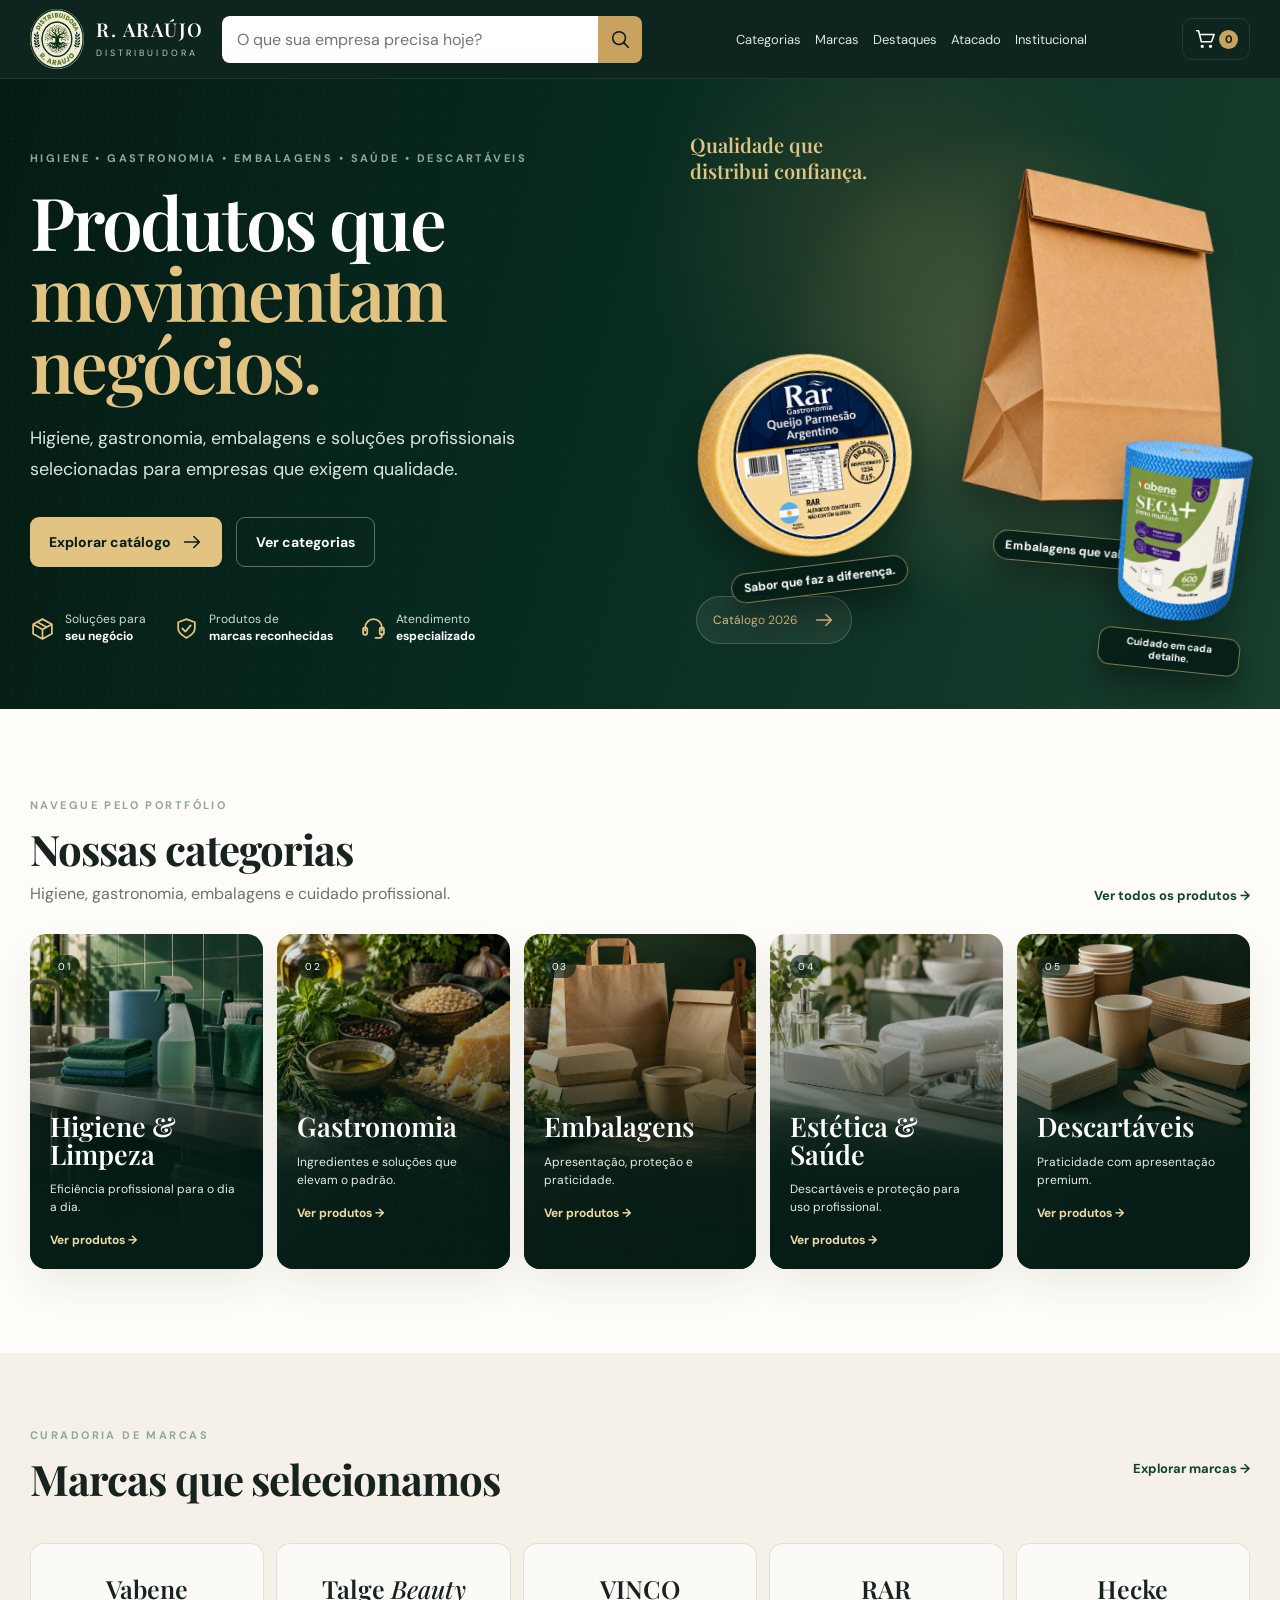
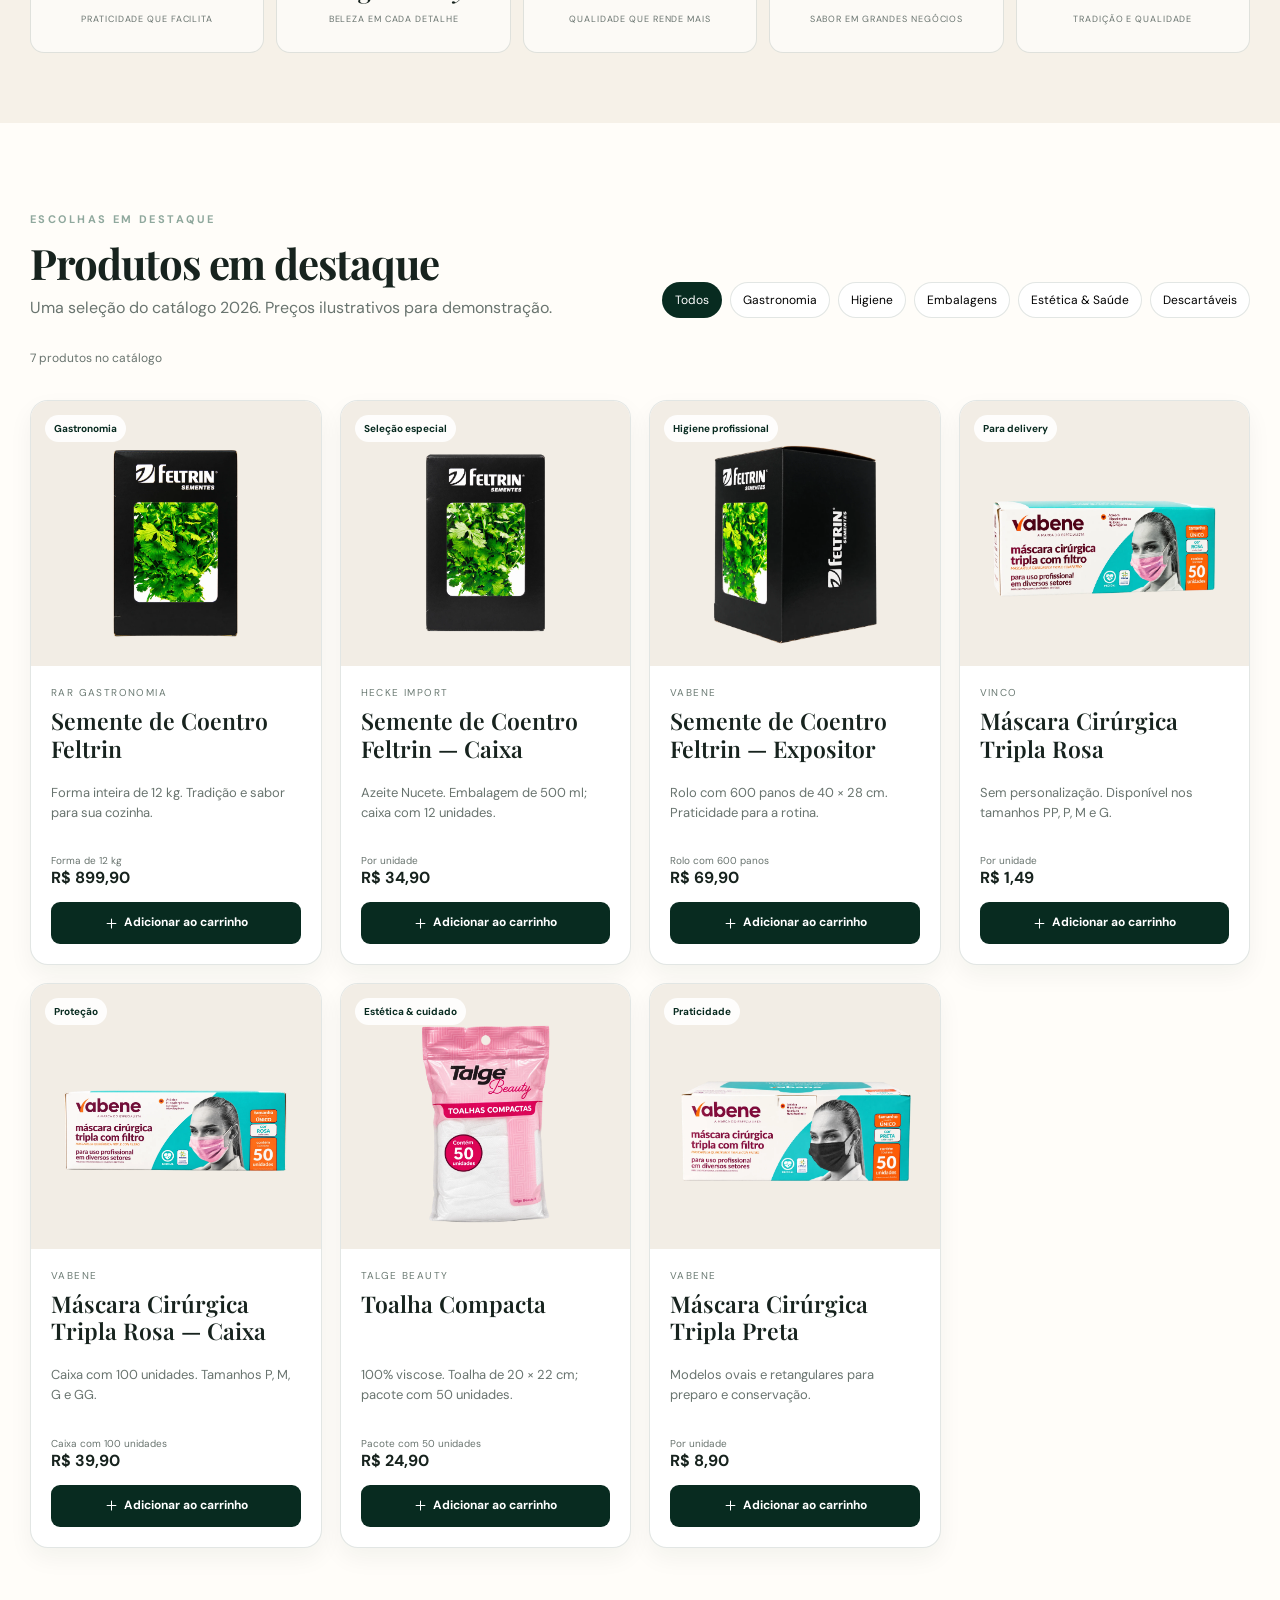
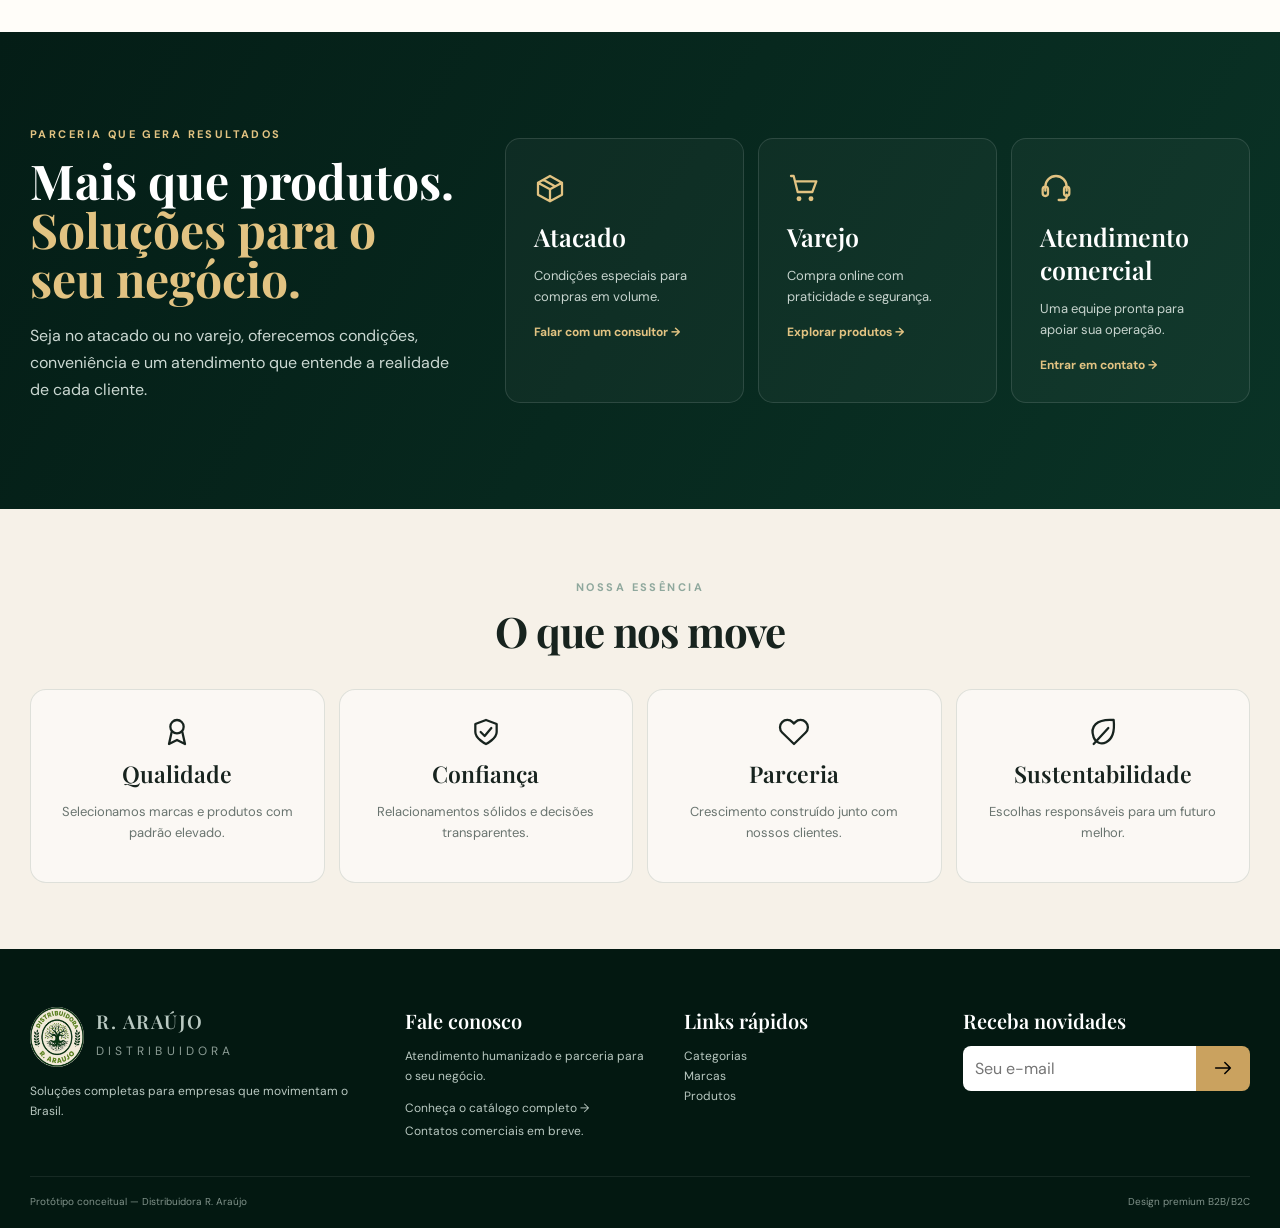
<file: index.html>
<!DOCTYPE html>
<html lang="pt-BR">
<head>
  <meta charset="UTF-8" />
  <meta name="viewport" content="width=device-width, initial-scale=1.0" />
  <title>R. Araújo Distribuidora — Protótipo</title>
  <meta name="description" content="R. Araújo Distribuidora: higiene, gastronomia, embalagens e descartáveis. Conheça nossa seleção para varejo e atacado." />
  <link rel="icon" type="image/webp" href="assets/logo-ra-araujo.webp">
  <link rel="preconnect" href="https://fonts.googleapis.com">
  <link rel="preconnect" href="https://fonts.gstatic.com" crossorigin>
  <link href="https://fonts.googleapis.com/css2?family=DM+Sans:wght@400;500;600;700&family=Playfair+Display:wght@500;600;700&display=swap" rel="stylesheet">
  <link rel="stylesheet" href="styles.css" />
</head>
<body>
  <div class="page-shell">
    <script src="header.js"></script>

    <main>
      <section class="hero">
        <div class="hero-overlay"></div>
        <div class="container hero-grid">
          <div class="hero-copy">
            <div class="eyebrow">HIGIENE • GASTRONOMIA • EMBALAGENS • SAÚDE • DESCARTÁVEIS</div>
            <h1>Produtos que<br><span>movimentam negócios.</span></h1>
            <p>Higiene, gastronomia, embalagens e soluções profissionais selecionadas para empresas que exigem qualidade.</p>

            <div class="hero-actions">
              <a href="#featured" class="btn btn-gold">Explorar catálogo <svg class="icon" viewBox="0 0 24 24" fill="none" stroke="currentColor" stroke-width="1.7" stroke-linecap="round" stroke-linejoin="round" aria-hidden="true"><path d="M4 12h16m-6-6 6 6-6 6"/></svg></a>
              <a href="#categories" class="btn btn-outline">Ver categorias</a>
            </div>

            <div class="hero-benefits">
              <div><svg class="icon" viewBox="0 0 24 24" fill="none" stroke="currentColor" stroke-width="1.7" stroke-linecap="round" stroke-linejoin="round" aria-hidden="true"><path d="m12 3 9 5v9l-9 5-9-5V8l9-5Zm-9 5 9 5 9-5M12 13v9M7 5.8l9 5"/></svg><p>Soluções para<br><strong>seu negócio</strong></p></div>
              <div><svg class="icon" viewBox="0 0 24 24" fill="none" stroke="currentColor" stroke-width="1.7" stroke-linecap="round" stroke-linejoin="round" aria-hidden="true"><path d="m12 3 8 3v6c0 5-8 9-8 9s-8-4-8-9V6l8-3Z"/><path d="m8 12 3 3 5-6"/></svg><p>Produtos de<br><strong>marcas reconhecidas</strong></p></div>
              <div><svg class="icon" viewBox="0 0 24 24" fill="none" stroke="currentColor" stroke-width="1.7" stroke-linecap="round" stroke-linejoin="round" aria-hidden="true"><path d="M4 14v-3a8 8 0 0 1 16 0v3M20 17v2a2 2 0 0 1-2 2h-4"/><rect x="2" y="11" width="4" height="7" rx="2"/><rect x="18" y="11" width="4" height="7" rx="2"/></svg><p>Atendimento<br><strong>especializado</strong></p></div>
            </div>
          </div>

          <div class="hero-scene" aria-label="Seleção de produtos do catálogo R. Araújo">
            <div class="halo"></div>
            <div class="hero-product hero-product-main"><img src="assets/products/hero-kraft.webp" width="1120" height="1404" alt="Saco kraft liso Vinco para delivery" fetchpriority="high"><span>Embalagens que valorizam.</span></div>
            <div class="hero-product hero-product-food"><img src="assets/products/hero-parmesao.webp" width="1314" height="1197" alt="Queijo parmesão RAR Gastronomia"><span>Sabor que faz a diferença.</span></div>
            <div class="hero-product hero-product-care"><img src="assets/products/hero-pano.webp" width="1095" height="1437" alt="Pano multiuso Seca+ Vabene"><span>Cuidado em cada detalhe.</span></div>
            <div class="hero-note">Qualidade que<br>distribui confiança.</div>
            <a class="catalog-pill" href="CATALOGO_FRB_DISTRIBUIDORA_VERSAO_2026.pdf" target="_blank" rel="noopener">Catálogo 2026 <svg class="icon" viewBox="0 0 24 24" fill="none" stroke="currentColor" stroke-width="1.7" stroke-linecap="round" stroke-linejoin="round" aria-hidden="true"><path d="M4 12h16m-6-6 6 6-6 6"/></svg></a>
          </div>
          <div class="hero-mobile-captions"><span>Sabor que faz a diferença.</span><span>Embalagens que valorizam.</span><span>Cuidado em cada detalhe.</span></div>
        </div>
      </section>

      <section class="section light" id="categories">
        <div class="container">
          <div class="section-heading">
            <div>
              <span class="kicker">NAVEGUE PELO PORTFÓLIO</span>
              <h2>Nossas categorias</h2>
              <p>Higiene, gastronomia, embalagens e cuidado profissional.</p>
            </div>
            <a href="#featured" class="link-arrow" data-reset-filters>Ver todos os produtos →</a>
          </div>

          <div class="category-grid">
            <a href="#featured" class="category-card category-cleaning" data-category-filter="higiene">
              <img class="category-photo" src="assets/categories/higiene-limpeza.webp" alt="Materiais de limpeza profissional organizados" loading="lazy">
              <div class="shade"></div>
              <span class="cat-index">01</span>
              <h3>Higiene &<br>Limpeza</h3>
              <p>Eficiência profissional para o dia a dia.</p>
              <span class="card-link">Ver produtos →</span>
            </a>
            <a href="#featured" class="category-card category-food" data-category-filter="gastro">
              <img class="category-photo" src="assets/categories/gastronomia.webp" alt="Ingredientes frescos para gastronomia" loading="lazy">
              <div class="shade"></div>
              <span class="cat-index">02</span>
              <h3>Gastronomia</h3>
              <p>Ingredientes e soluções que elevam o padrão.</p>
              <span class="card-link">Ver produtos →</span>
            </a>
            <a href="#featured" class="category-card category-packaging" data-category-filter="embalagem">
              <img class="category-photo" src="assets/categories/embalagens.webp" alt="Embalagens de papel kraft para alimentos" loading="lazy">
              <div class="shade"></div>
              <span class="cat-index">03</span>
              <h3>Embalagens</h3>
              <p>Apresentação, proteção e praticidade.</p>
              <span class="card-link">Ver produtos →</span>
            </a>
            <a href="#featured" class="category-card category-health" data-category-filter="saude">
              <img class="category-photo" src="assets/categories/estetica-saude.webp" alt="Itens de proteção e cuidado profissional" loading="lazy">
              <div class="shade"></div>
              <span class="cat-index">04</span>
              <h3>Estética & Saúde</h3>
              <p>Descartáveis e proteção para uso profissional.</p>
              <span class="card-link">Ver produtos →</span>
            </a>
            <a href="#featured" class="category-card category-disposables" data-category-filter="descartavel">
              <img class="category-photo" src="assets/categories/descartaveis.webp" alt="Copos, bandejas e talheres descartáveis" loading="lazy">
              <div class="shade"></div>
              <span class="cat-index">05</span>
              <h3>Descartáveis</h3>
              <p>Praticidade com apresentação premium.</p>
              <span class="card-link">Ver produtos →</span>
            </a>
          </div>
        </div>
      </section>

      <section class="brand-strip" id="brands">
        <div class="container">
          <div class="section-heading compact">
            <div>
              <span class="kicker">CURADORIA DE MARCAS</span>
              <h2>Marcas que selecionamos</h2>
            </div>
            <a href="#featured" class="link-arrow" data-reset-filters>Explorar marcas →</a>
          </div>

          <div class="brands-grid">
            <button class="brand-card" data-brand="Vabene"><strong>Vabene</strong><small>Praticidade que facilita</small></button>
            <button class="brand-card" data-brand="Talge Beauty"><strong>Talge <em>Beauty</em></strong><small>Beleza em cada detalhe</small></button>
            <button class="brand-card" data-brand="Vinco"><strong>VINCO</strong><small>Qualidade que rende mais</small></button>
            <button class="brand-card" data-brand="RAR Gastronomia"><strong>RAR</strong><small>Sabor em grandes negócios</small></button>
            <button class="brand-card" data-brand="Hecke Import"><strong>Hecke</strong><small>Tradição e qualidade</small></button>
          </div>
        </div>
      </section>

      <section class="section light" id="featured">
        <div class="container">
          <div class="section-heading">
            <div>
              <span class="kicker">ESCOLHAS EM DESTAQUE</span>
              <h2>Produtos em destaque</h2>
              <p>Uma seleção do catálogo 2026. Preços ilustrativos para demonstração.</p>
            </div>
            <div class="filters" role="group" aria-label="Filtrar por categoria">
              <button class="filter-btn active" data-filter="all">Todos</button>
              <button class="filter-btn" data-filter="gastro">Gastronomia</button>
              <button class="filter-btn" data-filter="higiene">Higiene</button>
              <button class="filter-btn" data-filter="embalagem">Embalagens</button>
              <button class="filter-btn" data-filter="saude">Estética & Saúde</button>
              <button class="filter-btn" data-filter="descartavel">Descartáveis</button>
            </div>
          </div>

          <div class="catalog-status"><p id="resultsCount" role="status" aria-live="polite">7 produtos no catálogo</p><button id="clearFilters" type="button" hidden>Limpar filtros</button></div>
          <div class="product-grid" id="productGrid">
            <article class="product-card" data-category="gastro" data-brand="RAR Gastronomia" data-name="Semente de Coentro Feltrin">
              <div class="product-visual"><span class="badge">Gastronomia</span><img src="assets/products/coentro-feltrin.webp" alt="Semente de Coentro Feltrin — RAR Gastronomia" loading="lazy" width="1090" height="1443"></div>
              <div class="product-info"><span class="product-brand">RAR Gastronomia</span><h3>Semente de Coentro Feltrin</h3><p>Forma inteira de 12 kg. Tradição e sabor para sua cozinha.</p>
                <div class="product-bottom"><div><small>Forma de 12 kg</small><strong>R$ 899,90</strong></div><button class="add-btn" aria-label="Adicionar Semente de Coentro Feltrin ao carrinho"><svg class="icon" viewBox="0 0 24 24" fill="none" stroke="currentColor" stroke-width="1.7" stroke-linecap="round" stroke-linejoin="round" aria-hidden="true"><path d="M12 5v14M5 12h14"/></svg> <span class="add-label">Adicionar ao carrinho</span></button></div>
              </div>
            </article>
            <article class="product-card" data-category="gastro" data-brand="Hecke Import" data-name="Semente de Coentro Feltrin — Caixa">
              <div class="product-visual"><span class="badge">Seleção especial</span><img src="assets/products/coentro-feltrin-caixa.webp" alt="Semente de Coentro Feltrin — Caixa — Hecke Import" loading="lazy" width="1039" height="1513"></div>
              <div class="product-info"><span class="product-brand">Hecke Import</span><h3>Semente de Coentro Feltrin — Caixa</h3><p>Azeite Nucete. Embalagem de 500 ml; caixa com 12 unidades.</p>
                <div class="product-bottom"><div><small>Por unidade</small><strong>R$ 34,90</strong></div><button class="add-btn" aria-label="Adicionar Semente de Coentro Feltrin — Caixa ao carrinho"><svg class="icon" viewBox="0 0 24 24" fill="none" stroke="currentColor" stroke-width="1.7" stroke-linecap="round" stroke-linejoin="round" aria-hidden="true"><path d="M12 5v14M5 12h14"/></svg> <span class="add-label">Adicionar ao carrinho</span></button></div>
              </div>
            </article>
            <article class="product-card" data-category="higiene" data-brand="Vabene" data-name="Semente de Coentro Feltrin — Expositor">
              <div class="product-visual"><span class="badge">Higiene profissional</span><img src="assets/products/coentro-feltrin-expositor.webp" alt="Semente de Coentro Feltrin — Expositor — Vabene" loading="lazy" width="1166" height="1349"></div>
              <div class="product-info"><span class="product-brand">Vabene</span><h3>Semente de Coentro Feltrin — Expositor</h3><p>Rolo com 600 panos de 40 × 28 cm. Praticidade para a rotina.</p>
                <div class="product-bottom"><div><small>Rolo com 600 panos</small><strong>R$ 69,90</strong></div><button class="add-btn" aria-label="Adicionar Semente de Coentro Feltrin — Expositor ao carrinho"><svg class="icon" viewBox="0 0 24 24" fill="none" stroke="currentColor" stroke-width="1.7" stroke-linecap="round" stroke-linejoin="round" aria-hidden="true"><path d="M12 5v14M5 12h14"/></svg> <span class="add-label">Adicionar ao carrinho</span></button></div>
              </div>
            </article>
            <article class="product-card mask-product" data-category="embalagem" data-brand="Vinco" data-name="Máscara Cirúrgica Tripla Rosa">
              <div class="product-visual"><span class="badge">Para delivery</span><img src="assets/products/mascara-rosa.webp" alt="Máscara Cirúrgica Tripla Rosa — Vinco" loading="lazy" width="1774" height="887"></div>
              <div class="product-info"><span class="product-brand">Vinco</span><h3>Máscara Cirúrgica Tripla Rosa</h3><p>Sem personalização. Disponível nos tamanhos PP, P, M e G.</p>
                <div class="product-bottom"><div><small>Por unidade</small><strong>R$ 1,49</strong></div><button class="add-btn" aria-label="Adicionar Máscara Cirúrgica Tripla Rosa ao carrinho"><svg class="icon" viewBox="0 0 24 24" fill="none" stroke="currentColor" stroke-width="1.7" stroke-linecap="round" stroke-linejoin="round" aria-hidden="true"><path d="M12 5v14M5 12h14"/></svg> <span class="add-label">Adicionar ao carrinho</span></button></div>
              </div>
            </article>
            <article class="product-card mask-product" data-category="saude" data-brand="Vabene" data-name="Máscara Cirúrgica Tripla Rosa — Caixa">
              <div class="product-visual"><span class="badge">Proteção</span><img src="assets/products/mascara-rosa-caixa.webp" alt="Máscara Cirúrgica Tripla Rosa — Caixa — Vabene" loading="lazy" width="2172" height="724"></div>
              <div class="product-info"><span class="product-brand">Vabene</span><h3>Máscara Cirúrgica Tripla Rosa — Caixa</h3><p>Caixa com 100 unidades. Tamanhos P, M, G e GG.</p>
                <div class="product-bottom"><div><small>Caixa com 100 unidades</small><strong>R$ 39,90</strong></div><button class="add-btn" aria-label="Adicionar Máscara Cirúrgica Tripla Rosa — Caixa ao carrinho"><svg class="icon" viewBox="0 0 24 24" fill="none" stroke="currentColor" stroke-width="1.7" stroke-linecap="round" stroke-linejoin="round" aria-hidden="true"><path d="M12 5v14M5 12h14"/></svg> <span class="add-label">Adicionar ao carrinho</span></button></div>
              </div>
            </article>
            <article class="product-card" data-category="saude" data-brand="Talge Beauty" data-name="Toalha Compacta">
              <div class="product-visual"><span class="badge">Estética & cuidado</span><img src="assets/products/toalha-compacta-recorte.webp" alt="Toalha Compacta — Talge Beauty" loading="lazy" width="1011" height="1556"></div>
              <div class="product-info"><span class="product-brand">Talge Beauty</span><h3>Toalha Compacta</h3><p>100% viscose. Toalha de 20 × 22 cm; pacote com 50 unidades.</p>
                <div class="product-bottom"><div><small>Pacote com 50 unidades</small><strong>R$ 24,90</strong></div><button class="add-btn" aria-label="Adicionar Toalha Compacta ao carrinho"><svg class="icon" viewBox="0 0 24 24" fill="none" stroke="currentColor" stroke-width="1.7" stroke-linecap="round" stroke-linejoin="round" aria-hidden="true"><path d="M12 5v14M5 12h14"/></svg> <span class="add-label">Adicionar ao carrinho</span></button></div>
              </div>
            </article>
            <article class="product-card mask-product" data-category="descartavel" data-brand="Vabene" data-name="Máscara Cirúrgica Tripla Preta">
              <div class="product-visual"><span class="badge">Praticidade</span><img src="assets/products/mascara-preta.webp" alt="Máscara Cirúrgica Tripla Preta — Vabene" loading="lazy" width="1774" height="887"></div>
              <div class="product-info"><span class="product-brand">Vabene</span><h3>Máscara Cirúrgica Tripla Preta</h3><p>Modelos ovais e retangulares para preparo e conservação.</p>
                <div class="product-bottom"><div><small>Por unidade</small><strong>R$ 8,90</strong></div><button class="add-btn" aria-label="Adicionar Máscara Cirúrgica Tripla Preta ao carrinho"><svg class="icon" viewBox="0 0 24 24" fill="none" stroke="currentColor" stroke-width="1.7" stroke-linecap="round" stroke-linejoin="round" aria-hidden="true"><path d="M12 5v14M5 12h14"/></svg> <span class="add-label">Adicionar ao carrinho</span></button></div>
              </div>
            </article>
          </div><div id="emptyState" class="empty-state" hidden><h3>Nenhum produto encontrado</h3><p>Tente outra busca ou limpe os filtros para explorar o catálogo.</p></div>
        </div>
      </section>

      <section class="business-section" id="business">
        <div class="container business-grid">
          <div class="business-copy">
            <span class="kicker gold">PARCERIA QUE GERA RESULTADOS</span>
            <h2>Mais que produtos.<br><span>Soluções para o seu negócio.</span></h2>
            <p>Seja no atacado ou no varejo, oferecemos condições, conveniência e um atendimento que entende a realidade de cada cliente.</p>
          </div>

          <div class="business-cards">
            <article>
              <span class="business-icon"><svg class="icon" viewBox="0 0 24 24" fill="none" stroke="currentColor" stroke-width="1.7" stroke-linecap="round" stroke-linejoin="round" aria-hidden="true"><path d="m12 3 9 5v9l-9 5-9-5V8l9-5Zm-9 5 9 5 9-5M12 13v9M7 5.8l9 5"/></svg></span>
              <h3>Atacado</h3>
              <p>Condições especiais para compras em volume.</p>
              <a href="#contact">Falar com um consultor →</a>
            </article>
            <article>
              <span class="business-icon"><svg class="icon" viewBox="0 0 24 24" fill="none" stroke="currentColor" stroke-width="1.7" stroke-linecap="round" stroke-linejoin="round" aria-hidden="true"><path d="M3 3h2l3 12h11l3-8H6"/><circle cx="9" cy="20" r="1"/><circle cx="18" cy="20" r="1"/></svg></span>
              <h3>Varejo</h3>
              <p>Compra online com praticidade e segurança.</p>
              <a href="#featured">Explorar produtos →</a>
            </article>
            <article>
              <span class="business-icon"><svg class="icon" viewBox="0 0 24 24" fill="none" stroke="currentColor" stroke-width="1.7" stroke-linecap="round" stroke-linejoin="round" aria-hidden="true"><path d="M4 14v-3a8 8 0 0 1 16 0v3M20 17v2a2 2 0 0 1-2 2h-4"/><rect x="2" y="11" width="4" height="7" rx="2"/><rect x="18" y="11" width="4" height="7" rx="2"/></svg></span>
              <h3>Atendimento comercial</h3>
              <p>Uma equipe pronta para apoiar sua operação.</p>
              <a href="#contact">Entrar em contato →</a>
            </article>
          </div>
        </div>
      </section>

      <section class="values" id="about">
        <div class="container">
          <div class="values-title">
            <span class="kicker">NOSSA ESSÊNCIA</span>
            <h2>O que nos move</h2>
          </div>
          <div class="values-grid">
            <article><svg class="icon" viewBox="0 0 24 24" fill="none" stroke="currentColor" stroke-width="1.7" stroke-linecap="round" stroke-linejoin="round" aria-hidden="true"><circle cx="12" cy="8" r="5"/><path d="m8 12-2 9 6-3 6 3-2-9"/></svg><h3>Qualidade</h3><p>Selecionamos marcas e produtos com padrão elevado.</p></article>
            <article><svg class="icon" viewBox="0 0 24 24" fill="none" stroke="currentColor" stroke-width="1.7" stroke-linecap="round" stroke-linejoin="round" aria-hidden="true"><path d="m12 3 8 3v6c0 5-8 9-8 9s-8-4-8-9V6l8-3Z"/><path d="m8 12 3 3 5-6"/></svg><h3>Confiança</h3><p>Relacionamentos sólidos e decisões transparentes.</p></article>
            <article><svg class="icon" viewBox="0 0 24 24" fill="none" stroke="currentColor" stroke-width="1.7" stroke-linecap="round" stroke-linejoin="round" aria-hidden="true"><path d="M20.8 4.6a5.5 5.5 0 0 0-7.8 0L12 5.7l-1.1-1.1a5.5 5.5 0 0 0-7.8 7.8L12 21l8.8-8.6a5.5 5.5 0 0 0 0-7.8Z"/></svg><h3>Parceria</h3><p>Crescimento construído junto com nossos clientes.</p></article>
            <article><svg class="icon" viewBox="0 0 24 24" fill="none" stroke="currentColor" stroke-width="1.7" stroke-linecap="round" stroke-linejoin="round" aria-hidden="true"><path d="M20 3C7 2 2 8 5 16s17 6 15-13ZM5 21 16 9"/></svg><h3>Sustentabilidade</h3><p>Escolhas responsáveis para um futuro melhor.</p></article>
          </div>
        </div>
      </section>
    </main>

    <footer class="site-footer">
      <div class="container footer-grid">
        <div>
          <a href="#top" class="brand footer-brand">
            <img class="brand-logo" src="assets/logo-ra-araujo.webp" width="56" height="62" alt="" />
            <span>
              <strong>R. ARAÚJO</strong>
              <small>DISTRIBUIDORA</small>
            </span>
          </a>
          <p>Soluções completas para empresas que movimentam o Brasil.</p>
        </div>

        <div>
          <h4 id="contact">Fale conosco</h4>
          <p>Atendimento humanizado e parceria para o seu negócio.</p>
          <a href="CATALOGO_FRB_DISTRIBUIDORA_VERSAO_2026.pdf" target="_blank" rel="noopener">Conheça o catálogo completo →</a>
          <small>Contatos comerciais em breve.</small>
        </div>

        <div>
          <h4>Links rápidos</h4>
          <a href="#categories">Categorias</a>
          <a href="#brands">Marcas</a>
          <a href="#featured">Produtos</a>
        </div>

        <div>
          <h4>Receba novidades</h4>
          <form id="newsletterForm" class="newsletter">
            <input type="email" required placeholder="Seu e-mail" aria-label="E-mail para novidades">
            <button aria-label="Cadastrar e-mail"><svg class="icon" viewBox="0 0 24 24" fill="none" stroke="currentColor" stroke-width="1.7" stroke-linecap="round" stroke-linejoin="round" aria-hidden="true"><path d="M4 12h16m-6-6 6 6-6 6"/></svg></button>
          </form>
          <small id="newsletterMsg"></small>
        </div>
      </div>

      <div class="container footer-bottom">
        <span>Protótipo conceitual — Distribuidora R. Araújo</span>
        <span>Design premium B2B/B2C</span>
      </div>
    </footer>
  </div>

  <dialog id="cartDialog" aria-labelledby="cartTitle">
    <div class="dialog-heading"><h2 id="cartTitle" tabindex="-1">Seu carrinho</h2><button id="closeCart" aria-label="Fechar carrinho"><svg class="icon" viewBox="0 0 24 24" fill="none" stroke="currentColor" stroke-width="1.7" stroke-linecap="round" aria-hidden="true"><path d="m6 6 12 12M6 18 18 6"/></svg></button></div>
    <p class="demo-note">Compra demonstrativa · valores fictícios · nenhuma cobrança real.</p>
    <section id="cartView">
      <ul id="cartItems"></ul>
      <div class="checkout-total"><span>Total</span><strong id="cartTotal">R$ 0,00</strong></div>
      <div class="cart-actions"><button id="clearCart" class="secondary-button" type="button">Limpar carrinho</button><button id="checkoutBtn" class="add-btn" type="button" disabled>Finalizar compra</button></div>
    </section>
    <section id="checkoutView" hidden>
      <ol class="checkout-steps" aria-label="Etapas da compra"><li>Carrinho</li><li class="current" aria-current="step">Pagamento</li><li>Confirmação</li></ol>
      <div id="checkoutSummary" class="checkout-summary"></div>
      <div class="checkout-total"><span>Total a pagar <small>Frete demonstrativo grátis</small></span><strong id="paymentTotal"></strong></div>
      <form id="paymentForm">
        <fieldset class="payment-methods"><legend>Como você quer pagar?</legend>
          <label><input type="radio" name="paymentMethod" value="Pix" required><span><strong>Pix</strong><small>Pagamento instantâneo</small></span><span class="method-symbol" aria-hidden="true">◇</span></label>
          <label><input type="radio" name="paymentMethod" value="Cartão de crédito" required><span><strong>Cartão de crédito</strong><small>À vista · simulação sem dados do cartão</small></span><svg class="icon" viewBox="0 0 24 24" fill="none" stroke="currentColor" stroke-width="1.7" aria-hidden="true"><rect x="2" y="4" width="20" height="16" rx="3"/><path d="M2 9h20M6 15h4"/></svg></label>
          <label><input type="radio" name="paymentMethod" value="Boleto" required><span><strong>Boleto</strong><small>Confirmação simulada nesta demonstração</small></span><svg class="icon" viewBox="0 0 24 24" fill="none" stroke="currentColor" stroke-width="1.7" aria-hidden="true"><path d="M4 4v16M7 4v16M11 4v16M13 4v16M17 4v16M20 4v16"/></svg></label>
        </fieldset>
        <p id="paymentStatus" class="payment-status" role="status" aria-live="polite">Escolha uma forma de pagamento para continuar.</p>
        <div class="cart-actions"><button id="backToCart" type="button" class="secondary-button">Voltar ao carrinho</button><button id="payBtn" type="submit" class="add-btn" disabled>Pagar</button></div>
      </form>
    </section>
    <section id="successView" class="payment-success" hidden>
      <div class="success-seal"><svg viewBox="0 0 24 24" fill="none" stroke="currentColor" stroke-width="2" aria-hidden="true"><path d="m5 12 4 4L19 6"/></svg></div>
      <h3>Recebemos seu pagamento!</h3><p>Compra concluída. Obrigado por escolher a R. Araújo.</p>
      <div id="orderReceipt" class="order-receipt"></div>
      <p class="demo-note">Pagamento simulado com sucesso. Nenhum valor foi cobrado.</p>
      <button id="continueShopping" class="add-btn" type="button">Continuar comprando</button>
    </section>
  </dialog>
  <div class="toast" id="toast" role="status" aria-live="polite"></div>
  <script src="script.js"></script>
</body>
</html>
</file>
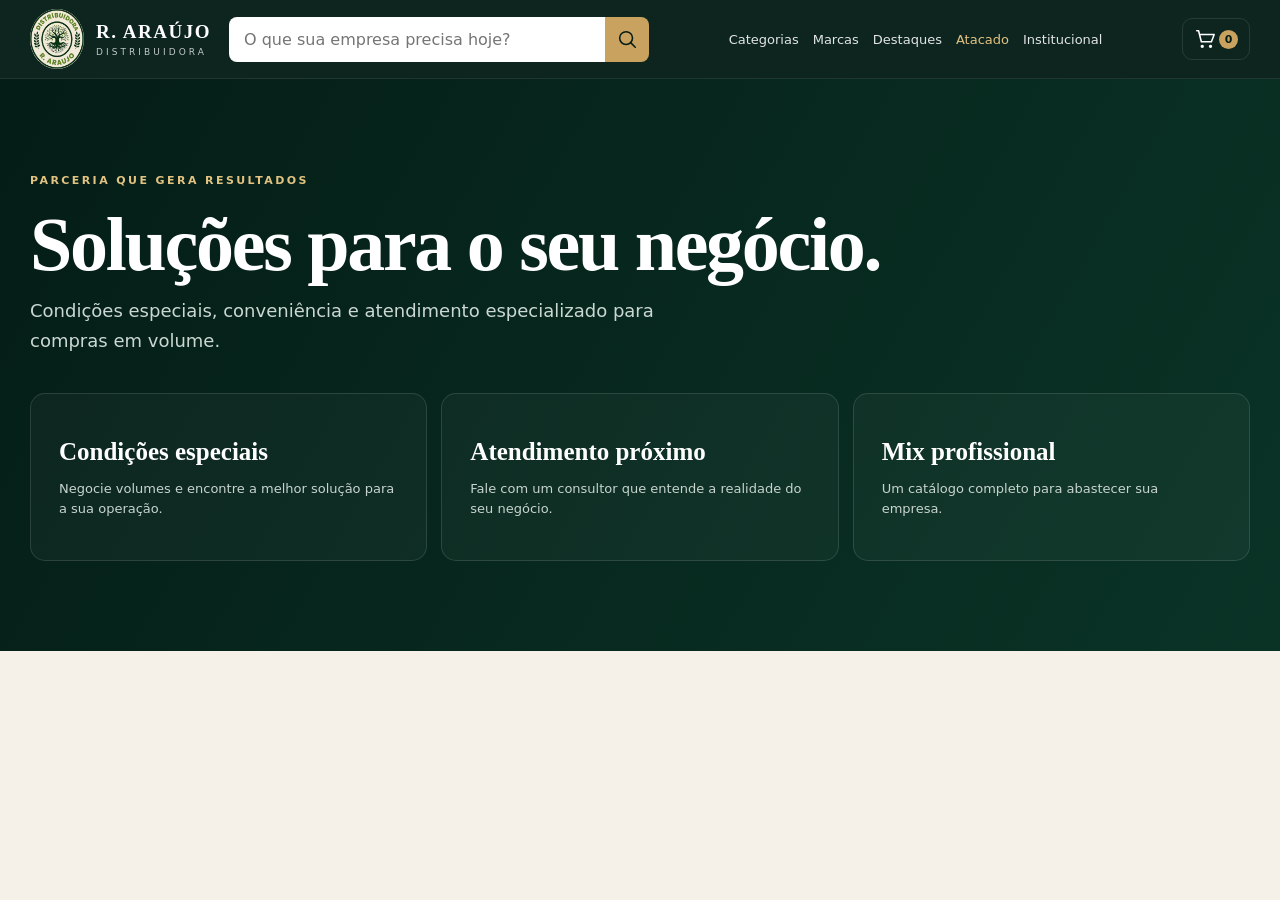
<file: atacado.html>
<!doctype html><html lang="pt-BR"><head><meta charset="UTF-8"><meta name="viewport" content="width=device-width, initial-scale=1"><title>Atacado — R. Araújo Distribuidora</title><link rel="stylesheet" href="styles.css"></head><body><script src="header.js"></script><main><section class="business-section"><div class="container"><span class="kicker gold">PARCERIA QUE GERA RESULTADOS</span><h1 class="h1-page">Soluções para o seu negócio.</h1><p class="page-lead">Condições especiais, conveniência e atendimento especializado para compras em volume.</p><div class="business-cards"><article><h3>Condições especiais</h3><p>Negocie volumes e encontre a melhor solução para a sua operação.</p></article><article><h3>Atendimento próximo</h3><p>Fale com um consultor que entende a realidade do seu negócio.</p></article><article><h3>Mix profissional</h3><p>Um catálogo completo para abastecer sua empresa.</p></article></div></div></section></main></body></html>
</file>
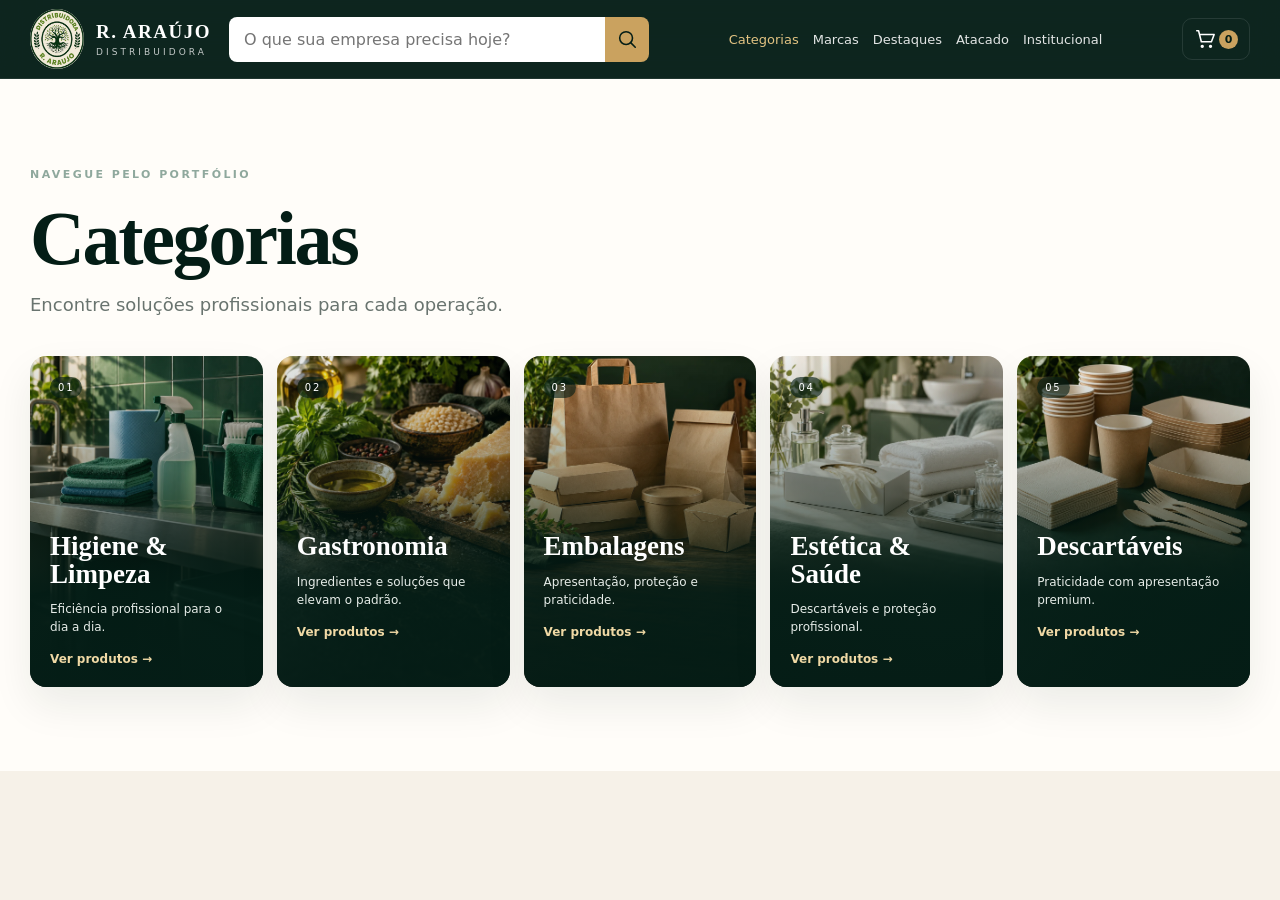
<file: categorias.html>
<!doctype html><html lang="pt-BR"><head><meta charset="UTF-8"><meta name="viewport" content="width=device-width, initial-scale=1"><title>Categorias — R. Araújo Distribuidora</title><link rel="icon" href="assets/logo-ra-araujo.webp"><link rel="stylesheet" href="styles.css"></head><body><script src="header.js"></script><main><section class="section light"><div class="container"><span class="kicker">NAVEGUE PELO PORTFÓLIO</span><h1 class="section-heading h1-page">Categorias</h1><p class="page-lead">Encontre soluções profissionais para cada operação.</p><div class="category-grid"><a class="category-card category-cleaning" href="destaques.html"><img class="category-photo" src="assets/categories/higiene-limpeza.webp" alt="" loading="lazy"><div class="shade"></div><span class="cat-index">01</span><h3>Higiene &<br>Limpeza</h3><p>Eficiência profissional para o dia a dia.</p><span class="card-link">Ver produtos →</span></a><a class="category-card category-food" href="destaques.html"><img class="category-photo" src="assets/categories/gastronomia.webp" alt="" loading="lazy"><div class="shade"></div><span class="cat-index">02</span><h3>Gastronomia</h3><p>Ingredientes e soluções que elevam o padrão.</p><span class="card-link">Ver produtos →</span></a><a class="category-card category-packaging" href="destaques.html"><img class="category-photo" src="assets/categories/embalagens.webp" alt="" loading="lazy"><div class="shade"></div><span class="cat-index">03</span><h3>Embalagens</h3><p>Apresentação, proteção e praticidade.</p><span class="card-link">Ver produtos →</span></a><a class="category-card category-health" href="destaques.html"><img class="category-photo" src="assets/categories/estetica-saude.webp" alt="" loading="lazy"><div class="shade"></div><span class="cat-index">04</span><h3>Estética & Saúde</h3><p>Descartáveis e proteção profissional.</p><span class="card-link">Ver produtos →</span></a><a class="category-card category-disposables" href="destaques.html"><img class="category-photo" src="assets/categories/descartaveis.webp" alt="" loading="lazy"><div class="shade"></div><span class="cat-index">05</span><h3>Descartáveis</h3><p>Praticidade com apresentação premium.</p><span class="card-link">Ver produtos →</span></a></div></div></section></main></body></html>
</file>
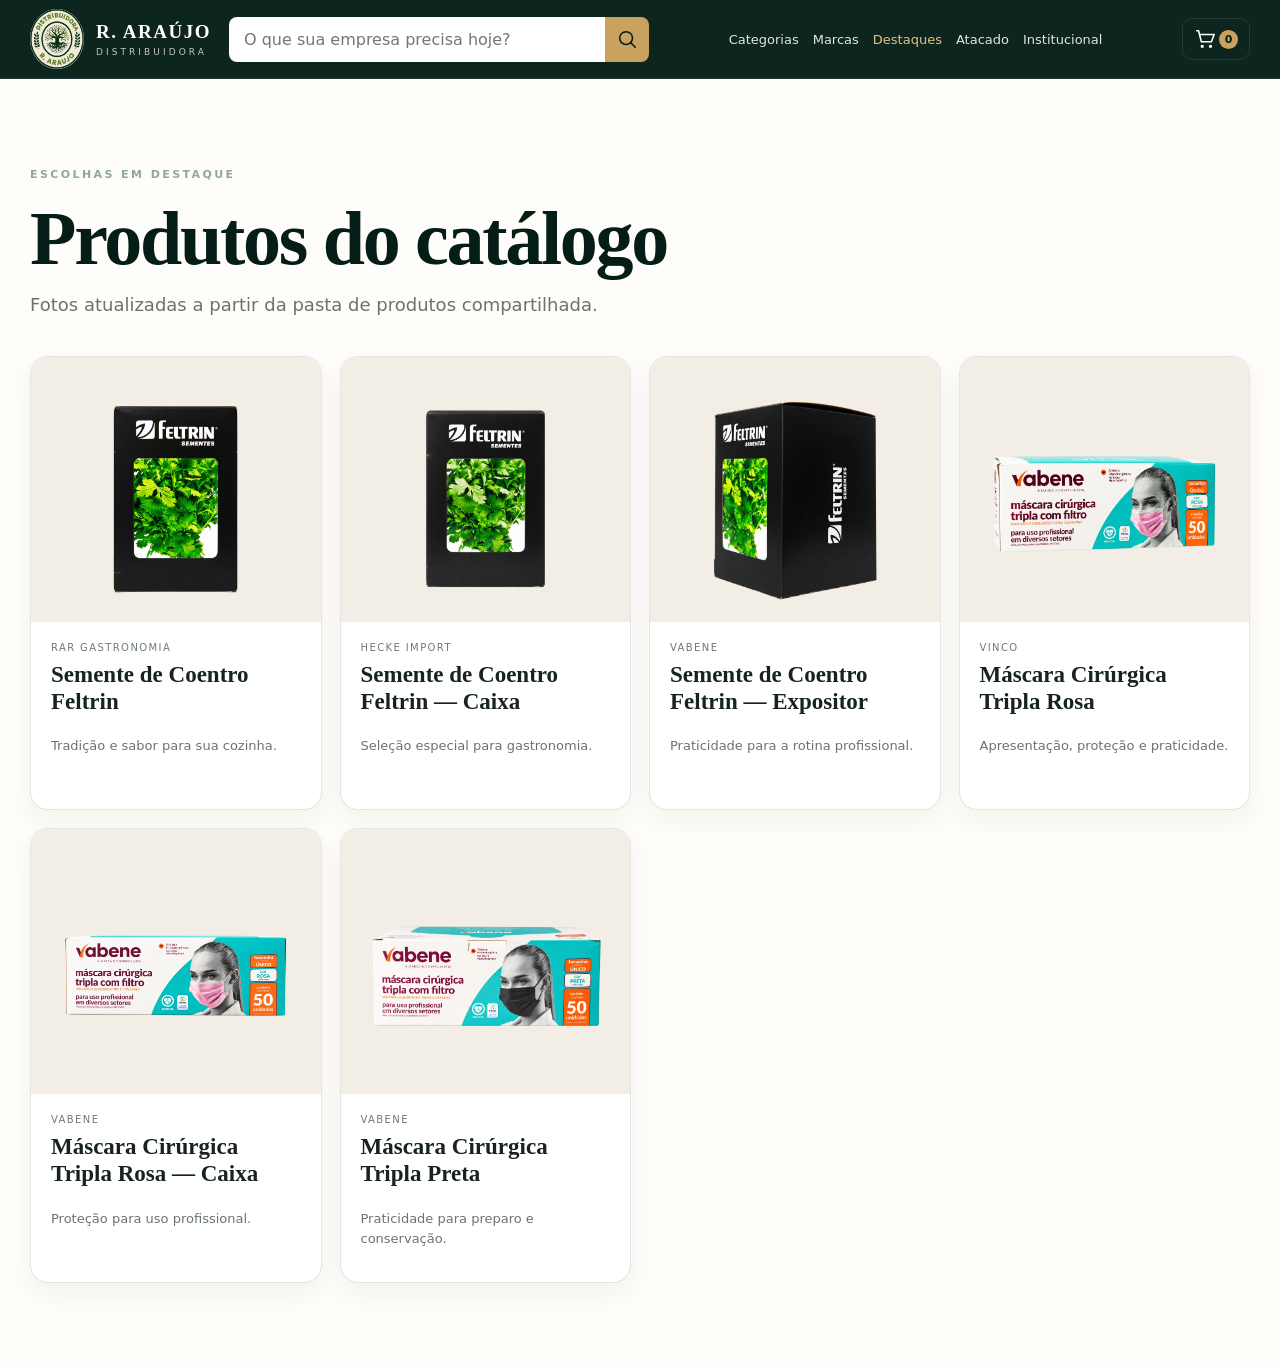
<file: destaques.html>
<!doctype html><html lang="pt-BR"><head><meta charset="UTF-8"><meta name="viewport" content="width=device-width, initial-scale=1"><title>Destaques — R. Araújo Distribuidora</title><link rel="stylesheet" href="styles.css"></head><body><script src="header.js"></script><main><section class="section light"><div class="container"><span class="kicker">ESCOLHAS EM DESTAQUE</span><h1 class="h1-page">Produtos do catálogo</h1><p class="page-lead">Fotos atualizadas a partir da pasta de produtos compartilhada.</p><div class="product-grid"><article class="product-card"><div class="product-visual"><img src="assets/products/coentro-feltrin.webp" alt="Produto de gastronomia" loading="lazy"></div><div class="product-info"><span class="product-brand">RAR Gastronomia</span><h3>Semente de Coentro Feltrin</h3><p>Tradição e sabor para sua cozinha.</p></div></article><article class="product-card"><div class="product-visual"><img src="assets/products/coentro-feltrin-caixa.webp" alt="Azeite de oliva Hecke" loading="lazy"></div><div class="product-info"><span class="product-brand">Hecke Import</span><h3>Semente de Coentro Feltrin — Caixa</h3><p>Seleção especial para gastronomia.</p></div></article><article class="product-card"><div class="product-visual"><img src="assets/products/coentro-feltrin-expositor.webp" alt="Pano multiuso Vabene" loading="lazy"></div><div class="product-info"><span class="product-brand">Vabene</span><h3>Semente de Coentro Feltrin — Expositor</h3><p>Praticidade para a rotina profissional.</p></div></article><article class="product-card mask-product"><div class="product-visual"><img src="assets/products/mascara-rosa.webp" alt="Máscara Cirúrgica Tripla Rosa" loading="lazy"></div><div class="product-info"><span class="product-brand">Vinco</span><h3>Máscara Cirúrgica Tripla Rosa</h3><p>Apresentação, proteção e praticidade.</p></div></article><article class="product-card mask-product"><div class="product-visual"><img src="assets/products/mascara-rosa-caixa.webp" alt="Máscara Cirúrgica Tripla Rosa — Caixa" loading="lazy"></div><div class="product-info"><span class="product-brand">Vabene</span><h3>Máscara Cirúrgica Tripla Rosa — Caixa</h3><p>Proteção para uso profissional.</p></div></article><article class="product-card mask-product"><div class="product-visual"><img src="assets/products/mascara-preta.webp" alt="Máscara Cirúrgica Tripla Preta" loading="lazy"></div><div class="product-info"><span class="product-brand">Vabene</span><h3>Máscara Cirúrgica Tripla Preta</h3><p>Praticidade para preparo e conservação.</p></div></article></div></div></section></main></body></html>
</file>
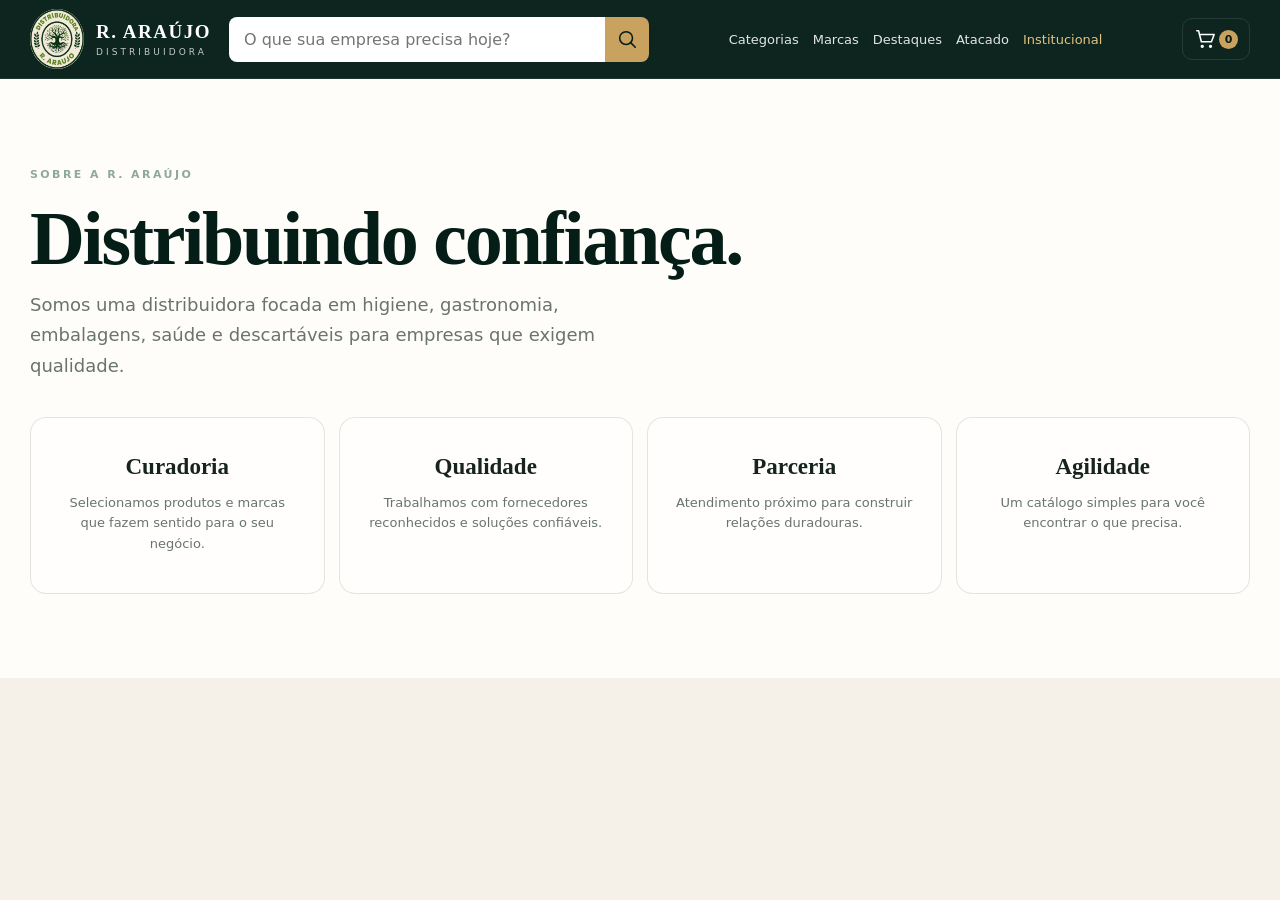
<file: institucional.html>
<!doctype html><html lang="pt-BR"><head><meta charset="UTF-8"><meta name="viewport" content="width=device-width, initial-scale=1"><title>Institucional — R. Araújo Distribuidora</title><link rel="stylesheet" href="styles.css"></head><body><script src="header.js"></script><main><section class="section light"><div class="container"><span class="kicker">SOBRE A R. ARAÚJO</span><h1 class="h1-page">Distribuindo confiança.</h1><p class="page-lead">Somos uma distribuidora focada em higiene, gastronomia, embalagens, saúde e descartáveis para empresas que exigem qualidade.</p><div class="values-grid"><article><h3>Curadoria</h3><p>Selecionamos produtos e marcas que fazem sentido para o seu negócio.</p></article><article><h3>Qualidade</h3><p>Trabalhamos com fornecedores reconhecidos e soluções confiáveis.</p></article><article><h3>Parceria</h3><p>Atendimento próximo para construir relações duradouras.</p></article><article><h3>Agilidade</h3><p>Um catálogo simples para você encontrar o que precisa.</p></article></div></div></section></main></body></html>
</file>
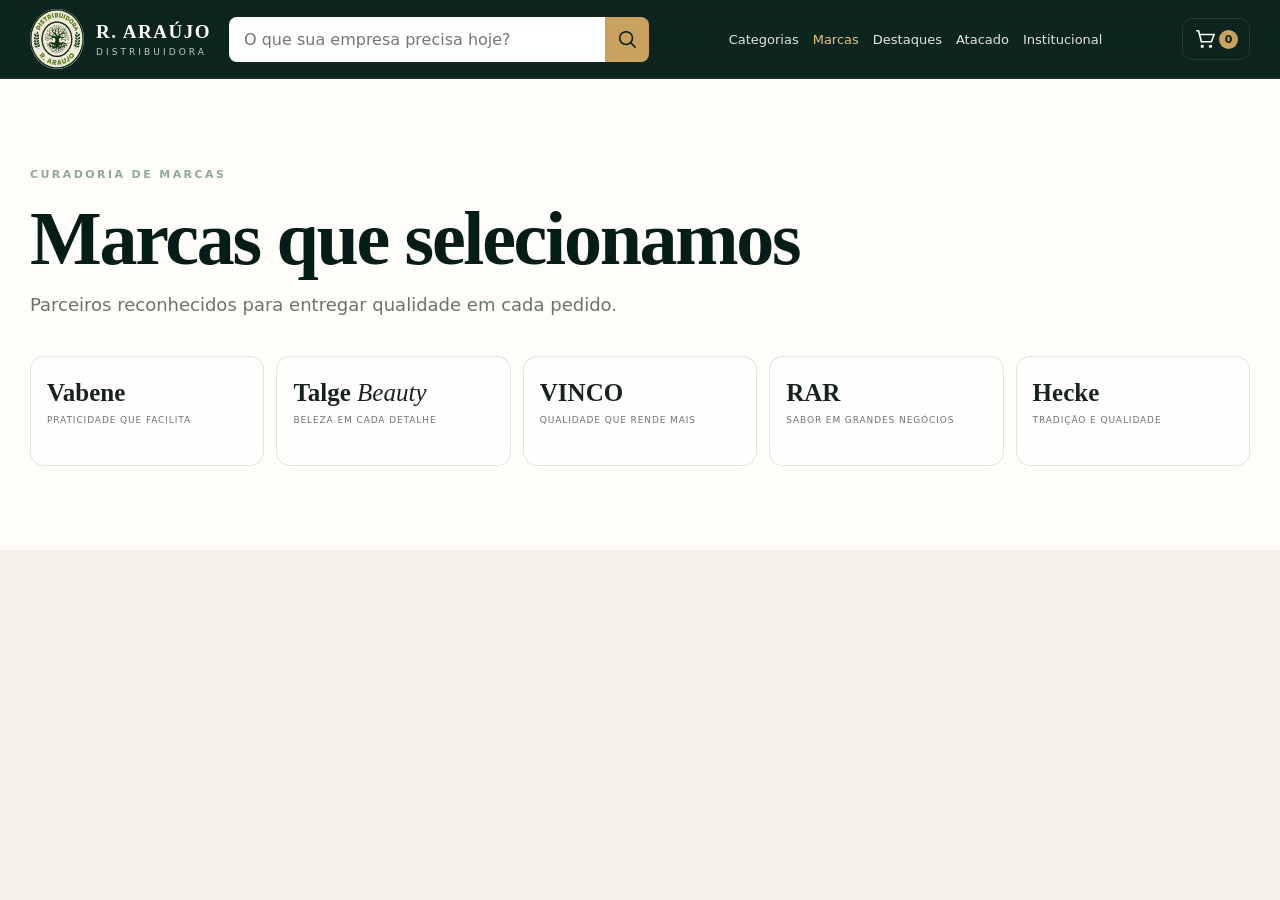
<file: marcas.html>
<!doctype html><html lang="pt-BR"><head><meta charset="UTF-8"><meta name="viewport" content="width=device-width, initial-scale=1"><title>Marcas — R. Araújo Distribuidora</title><link rel="stylesheet" href="styles.css"></head><body><script src="header.js"></script><main><section class="section light"><div class="container"><span class="kicker">CURADORIA DE MARCAS</span><h1 class="h1-page">Marcas que selecionamos</h1><p class="page-lead">Parceiros reconhecidos para entregar qualidade em cada pedido.</p><div class="brands-grid"><article class="brand-card"><strong>Vabene</strong><small>Praticidade que facilita</small></article><article class="brand-card"><strong>Talge <em>Beauty</em></strong><small>Beleza em cada detalhe</small></article><article class="brand-card"><strong>VINCO</strong><small>Qualidade que rende mais</small></article><article class="brand-card"><strong>RAR</strong><small>Sabor em grandes negócios</small></article><article class="brand-card"><strong>Hecke</strong><small>Tradição e qualidade</small></article></div></div></section></main></body></html>
</file>
<file: styles.css>
:root{
  --green-950:#041d16;
  --green-900:#082b20;
  --green-850:#0b3528;
  --green-800:#0f4433;
  --cream:#f6f1e8;
  --cream-2:#efe6d7;
  --white:#fffdf9;
  --gold:#caa25f;
  --gold-2:#e2c382;
  --ink:#17231e;
  --muted:#69746f;
  --line:rgba(20,48,39,.12);
  --shadow:0 24px 60px rgba(3,21,15,.14);
}

*{box-sizing:border-box}
html{scroll-behavior:smooth}
body{
  margin:0;
  color:var(--ink);
  background:var(--cream);
  font-family:"DM Sans",system-ui,sans-serif;
}
a{text-decoration:none;color:inherit}
button,input{font:inherit}
button{cursor:pointer}
.container{width:min(1220px,calc(100% - 40px));margin:0 auto}

.site-header{
  position:sticky;top:0;z-index:50;
  background:rgba(4,29,22,.96);
  backdrop-filter:blur(18px);
  border-bottom:1px solid rgba(255,255,255,.08);
}
.nav-wrap{
  height:78px;display:flex;align-items:center;gap:24px;color:#fff;
}
.brand{display:flex;align-items:center;gap:12px;min-width:max-content}

.brand strong{font:600 22px/1 "Playfair Display",serif;letter-spacing:.08em}
.brand small{display:block;font-size:9px;letter-spacing:.34em;margin-top:5px;opacity:.75}

.search-wrap{display:flex;flex:1;max-width:420px}
.search-wrap input{
  width:100%;border:0;outline:0;padding:13px 15px;border-radius:8px 0 0 8px;
  background:#fff;color:#1e2924;
}
.search-wrap button{
  width:48px;border:0;background:var(--gold);color:var(--green-950);border-radius:0 8px 8px 0;
  font-size:22px;font-weight:700;
}
.main-nav{display:flex;gap:18px;margin-left:auto}
.main-nav a{font-size:13px;opacity:.88;transition:.2s}
.main-nav a:hover{opacity:1;color:var(--gold-2)}
.nav-actions{display:flex;gap:8px;align-items:center}
.ghost-icon,.menu-btn{
  border:1px solid rgba(255,255,255,.1);background:transparent;color:#fff;border-radius:10px;padding:9px 11px
}
.cart-button span{
  display:inline-grid;place-items:center;min-width:19px;height:19px;margin-left:3px;
  border-radius:999px;background:var(--gold);color:var(--green-950);font-size:11px;font-weight:700
}
.menu-btn{display:none}

.hero{
  position:relative;overflow:hidden;
  background:
    radial-gradient(circle at 70% 25%,rgba(177,138,78,.18),transparent 25%),
    linear-gradient(105deg,#041b14 0%,#082c21 48%,#183f2d 100%);
  color:#fff;
}
.hero-overlay{
  position:absolute;inset:0;opacity:.2;pointer-events:none;
  background-image:radial-gradient(rgba(255,255,255,.22) 1px,transparent 1px);
  background-size:24px 24px;
  mask-image:linear-gradient(90deg,#000,transparent 70%);
}
.hero-grid{
  min-height:620px;display:grid;grid-template-columns:1.05fr 1fr;align-items:center;position:relative;z-index:2
}
.hero-copy{padding:72px 0 64px}
.eyebrow,.kicker{
  font-size:11px;letter-spacing:.22em;font-weight:700;color:#8fa89d
}
.hero h1,.section-heading h2,.business-copy h2,.values-title h2{
  font-family:"Playfair Display",serif;
}
.hero h1{
  font-size:clamp(52px,6vw,86px);line-height:.98;margin:20px 0 24px;font-weight:600;letter-spacing:-.035em
}
.hero h1 span{color:var(--gold-2)}
.hero-copy>p{max-width:580px;color:#d9e4df;font-size:18px;line-height:1.7}
.hero-actions{display:flex;gap:14px;margin-top:32px}
.btn{
  display:inline-flex;align-items:center;gap:10px;padding:14px 19px;border-radius:9px;font-weight:700;font-size:14px
}
.btn-gold{background:var(--gold-2);color:var(--green-950)}
.btn-outline{border:1px solid rgba(255,255,255,.35);color:#fff}
.hero-benefits{display:flex;gap:28px;margin-top:44px}
.hero-benefits>div{display:flex;gap:10px;align-items:center;color:#cddbd4;font-size:12px}
.hero-benefits span{color:var(--gold-2);font-size:24px}
.hero-benefits p{margin:0;line-height:1.45}
.hero-benefits strong{color:#fff}

.hero-scene{height:530px;position:relative;align-self:end}
.halo{
  position:absolute;width:500px;height:500px;border-radius:50%;right:-20px;top:12px;
  background:radial-gradient(circle,rgba(226,195,130,.22),rgba(226,195,130,.05) 55%,transparent 70%)
}
.hero-note{
  position:absolute;right:4px;top:34px;color:#dec484;font:600 17px/1.3 "Playfair Display",serif;
  max-width:160px;transform:rotate(-4deg)
}

.section{padding:84px 0}
.light{background:var(--white)}
.section-heading{display:flex;justify-content:space-between;align-items:end;gap:30px;margin-bottom:30px}
.section-heading.compact{align-items:center}
.section-heading h2,.values-title h2{font-size:42px;margin:7px 0 6px;letter-spacing:-.025em}
.h1-page{font:600 clamp(44px,6vw,76px)/1.02 "Playfair Display",serif;margin:18px 0 12px;color:var(--green-950);letter-spacing:-.03em}
.page-lead{max-width:650px;color:var(--muted);font-size:18px;line-height:1.7;margin:0 0 36px}
.business-section .h1-page{color:#fff}
.business-section .page-lead{color:#cbd8d2}
.section-heading p{margin:0;color:var(--muted)}
.link-arrow{font-size:13px;font-weight:700;color:var(--green-800)}

.category-grid{display:grid;grid-template-columns:repeat(5,1fr);gap:14px}
.category-card{
  min-height:300px;border-radius:16px;overflow:hidden;padding:24px;position:relative;color:#fff;
  box-shadow:0 18px 40px rgba(14,38,29,.08);isolation:isolate;transition:.3s transform,.3s box-shadow;
  background-size:cover;background-position:center
}
.category-card:hover{transform:translateY(-6px);box-shadow:var(--shadow)}
.category-card .shade{position:absolute;inset:0;z-index:-1;background:linear-gradient(180deg,rgba(3,19,14,.05),rgba(3,19,14,.88))}
.category-card:before{
  content:"";position:absolute;inset:0;z-index:-2;
  background:radial-gradient(circle at 70% 20%,rgba(255,255,255,.22),transparent 30%),linear-gradient(135deg,#446f5d,#102d22)
}
.category-food:before{background:radial-gradient(circle at 70% 20%,#c9a15c 0 8%,transparent 9%),linear-gradient(135deg,#7d5c34,#1e3526)}
.category-packaging:before{background:linear-gradient(135deg,#af8150,#53351f)}
.category-health:before{background:linear-gradient(135deg,#9faaa3,#41544b)}
.category-disposables:before{background:linear-gradient(135deg,#b8a784,#655741)}
.cat-index{font-size:10px;letter-spacing:.18em;opacity:.75}
.category-card h3{font:600 30px/1.02 "Playfair Display",serif;margin:125px 0 8px}
.category-card p{font-size:12px;color:#e6ece8;line-height:1.5}
.card-link{font-size:12px;font-weight:700;color:#f0d9a5}

.brand-strip{padding:70px 0;background:var(--cream)}
.brands-grid{display:grid;grid-template-columns:repeat(5,1fr);gap:12px}
.brand-card{
  border:1px solid var(--line);background:rgba(255,255,255,.62);border-radius:14px;padding:22px 16px;min-height:110px;
  color:var(--ink);transition:.25s
}
.brand-card strong{display:block;font:600 25px "Playfair Display",serif}
.brand-card em{font-weight:500}
.brand-card small{display:block;margin-top:8px;color:var(--muted);text-transform:uppercase;font-size:9px;letter-spacing:.1em}
.brand-card.active,.brand-card:hover{background:var(--green-900);color:#fff;transform:translateY(-3px)}
.brand-card.active small,.brand-card:hover small{color:#c8d6cf}

.filters{display:flex;gap:8px;flex-wrap:wrap;justify-content:flex-end}
.filter-btn{border:1px solid var(--line);background:#fff;padding:9px 12px;border-radius:999px;font-size:12px}
.filter-btn.active{background:var(--green-900);color:#fff}

.product-grid{display:grid;grid-template-columns:repeat(4,1fr);gap:18px}
.product-card{background:#fff;border:1px solid var(--line);border-radius:18px;overflow:hidden;transition:.25s;box-shadow:0 10px 24px rgba(14,38,29,.05)}
.product-card:hover{transform:translateY(-5px);box-shadow:var(--shadow)}
.product-card.hidden{display:none}
.product-visual{height:245px;position:relative;display:grid;place-items:center;overflow:hidden}
.badge{position:absolute;left:14px;top:14px;background:rgba(255,255,255,.9);padding:7px 9px;border-radius:999px;font-size:10px;font-weight:700}
.product-info{padding:20px}
.product-brand{font-size:10px;letter-spacing:.14em;text-transform:uppercase;color:#6c7b74}
.product-info h3{font:600 25px/1.08 "Playfair Display",serif;margin:8px 0}
.product-info p{color:var(--muted);font-size:13px;line-height:1.55;min-height:40px}
.product-bottom{display:flex;align-items:end;justify-content:space-between;gap:10px;margin-top:18px}
.product-bottom small{display:block;color:var(--muted);font-size:10px}
.product-bottom strong{font-size:20px}
.add-btn{border:0;background:var(--green-900);color:#fff;border-radius:9px;padding:10px 12px;font-size:12px;font-weight:700}

.business-section{padding:90px 0;background:linear-gradient(120deg,#041d16,#0a3326);color:#fff}
.business-grid{display:grid;grid-template-columns:.8fr 1.4fr;gap:50px;align-items:center}
.kicker.gold{color:var(--gold-2)}
.business-copy h2{font-size:48px;line-height:1.03;margin:13px 0 18px}
.business-copy h2 span{color:var(--gold-2)}
.business-copy p{color:#cbd8d2;line-height:1.7}
.business-cards{display:grid;grid-template-columns:repeat(3,1fr);gap:14px}
.business-cards article{padding:28px;border:1px solid rgba(255,255,255,.12);background:rgba(255,255,255,.035);border-radius:15px}
.business-icon{font-size:28px;color:var(--gold-2)}
.business-cards h3{font:600 25px "Playfair Display",serif;margin:16px 0 8px}
.business-cards p{font-size:13px;line-height:1.55;color:#c7d4ce}
.business-cards a{font-size:12px;color:var(--gold-2);font-weight:700}

.values{padding:66px 0;background:var(--cream)}
.values-title{text-align:center;margin-bottom:30px}
.values-grid{display:grid;grid-template-columns:repeat(4,1fr);gap:14px}
.values-grid article{padding:26px;background:rgba(255,255,255,.5);border:1px solid var(--line);border-radius:16px;text-align:center}
.values-grid span{font-size:30px;color:#9a7139}
.values-grid h3{font:600 23px "Playfair Display",serif;margin:10px 0 6px}
.values-grid p{font-size:13px;color:var(--muted);line-height:1.55}

.site-footer{background:#031811;color:#fff;padding:58px 0 20px}
.footer-grid{display:grid;grid-template-columns:1.4fr 1fr 1fr 1.2fr;gap:40px}
.footer-brand{margin-bottom:14px}
.site-footer p,.site-footer a,.site-footer small{color:#b9c8c1;font-size:12px;line-height:1.7}
.site-footer h4{font:600 20px "Playfair Display",serif;margin:0 0 12px}
.site-footer div>a{display:block}
.newsletter{display:flex;margin-top:10px}
.newsletter input{flex:1;border:0;padding:12px;border-radius:8px 0 0 8px;outline:none}
.newsletter button{border:0;background:var(--gold);padding:0 16px;border-radius:0 8px 8px 0}
.footer-bottom{display:flex;justify-content:space-between;border-top:1px solid rgba(255,255,255,.08);padding-top:18px;margin-top:35px;color:#80928a;font-size:10px}
.toast{
  position:fixed;right:24px;bottom:24px;background:#0a2f24;color:#fff;padding:14px 18px;border-radius:12px;
  box-shadow:var(--shadow);opacity:0;transform:translateY(10px);pointer-events:none;transition:.25s;z-index:90
}
.toast.show{opacity:1;transform:translateY(0)}

@media (max-width:1050px){
  .search-wrap{display:none}
  .main-nav{display:none;position:absolute;left:20px;right:20px;top:84px;background:#082b20;padding:18px;border-radius:14px;flex-direction:column}
  .main-nav.open{display:flex}
  .menu-btn{display:block}
  .hero-grid{grid-template-columns:1fr;min-height:auto}
  .hero-copy{padding-bottom:20px}
  .hero-scene{height:430px}
  .category-grid{grid-template-columns:repeat(2,1fr)}
  .category-card:last-child{grid-column:span 2}
  .brands-grid{grid-template-columns:repeat(2,1fr)}
  .product-grid{grid-template-columns:repeat(2,1fr)}
  .business-grid{grid-template-columns:1fr}
  .business-cards{grid-template-columns:repeat(3,1fr)}
}
@media (max-width:720px){
  .container{width:min(100% - 24px,1220px)}
  .nav-wrap{height:68px}
  .ghost-icon{display:none}
  .hero h1{font-size:50px}
  .hero-benefits{flex-direction:column;gap:14px}
  .hero-scene{height:340px;transform:scale(.82);transform-origin:50% 100%}
  .section,.brand-strip{padding:58px 0}
  .section-heading{align-items:start;flex-direction:column}
  .category-grid,.brands-grid,.product-grid,.business-cards,.values-grid,.footer-grid{grid-template-columns:1fr}
  .category-card:last-child{grid-column:auto}
  .category-card{min-height:240px}
  .business-copy h2{font-size:40px}
  .footer-bottom{flex-direction:column;gap:6px}
}

/* Local catalog photography and consistent SVG icons. */
[hidden]{display:none!important}
.icon{width:22px;height:22px;flex-shrink:0;vertical-align:middle}
.brand-logo{width:54px;height:60px;object-fit:contain;border-radius:50%;flex-shrink:0}
.brand strong{font-size:19px}
.ghost-icon,.menu-btn,.search-wrap button,.newsletter button{display:inline-flex;align-items:center;justify-content:center}
.menu-btn{display:none}
.nav-wrap{gap:18px}
.main-nav{gap:14px}
.nav-actions{margin-left:auto}
.search-wrap{min-width:160px}
.hero-benefits .icon{width:25px;height:25px;color:var(--gold-2)}
.hero-grid{grid-template-columns:1.1fr 1fr;gap:28px}
.hero h1{font-size:clamp(48px,5.7vw,78px)}
.hero-scene{height:560px;align-self:center}
.hero-photo{position:absolute;background:var(--cream);border:6px solid var(--cream);border-radius:16px;overflow:hidden;box-shadow:0 22px 60px #0005}
.hero-photo img{width:100%;height:calc(100% - 36px);object-fit:cover;display:block}
.hero-photo span{display:block;text-align:center;padding:9px 3px;color:var(--green-900);font-size:11px;font-weight:700}
.hero-photo-main{width:260px;height:338px;right:18px;top:48px;transform:rotate(7deg)}
.hero-photo-food{width:260px;height:234px;left:0;top:226px;transform:rotate(-8deg);z-index:2}
.hero-photo-care{width:145px;height:210px;right:15px;bottom:25px;transform:rotate(5deg);z-index:3}
.hero-photo-care img{object-fit:contain}
.hero-photo-care span{font-size:9px}
.hero-note{top:18px;left:8px;font-size:20px;transform:none;max-width:210px}
.catalog-pill{position:absolute;left:14px;bottom:30px;display:flex;align-items:center;gap:15px;padding:12px 16px;background:#ffffff12;border:1px solid #ffffff30;border-radius:30px;font-size:12px;color:var(--gold-2)}
.category-photo{position:absolute;inset:0;width:100%;height:100%;object-fit:cover;z-index:-2;transition:transform .4s}
.category-card:hover .category-photo{transform:scale(1.05)}
.category-card:before{display:none}
.category-card .shade{background:linear-gradient(180deg,#041d1610 0%,#041d1660 35%,#041d16ed 72%)}
.category-card .cat-index{display:inline-block;padding:5px 8px;border-radius:999px;background:rgba(4,29,22,.62);opacity:1}
.category-card{padding:20px;min-height:330px}
.category-card h3{font-size:27px;margin-top:135px}
.product-grid{grid-template-columns:repeat(4,minmax(0,1fr))}
.product-visual{height:265px;background:#f2ede5;padding:36px 22px 18px}
.product-visual img{width:100%;height:100%;object-fit:contain;transition:transform .3s}
.product-card:hover .product-visual img{transform:scale(1.04)}
.badge{z-index:1;color:var(--green-900)}
.product-card{display:flex;flex-direction:column}
.product-info{flex:1;display:flex;flex-direction:column}
.product-info h3{font-size:23px;line-height:1.18;min-height:54px}
.product-bottom{margin-top:auto;padding-top:18px;align-items:center}
.product-bottom strong{font-size:16px}
.add-btn{display:inline-flex;align-items:center;justify-content:center;gap:5px}
.add-btn .icon{width:15px;height:15px}
.catalog-status{display:flex;justify-content:space-between;align-items:center;margin:-10px 0 22px;font-size:12px;color:var(--muted)}
.catalog-status button{border:0;background:none;text-decoration:underline;color:var(--green-800);padding:8px}
.empty-state{text-align:center;background:var(--cream);padding:45px;border-radius:16px}
.business-icon .icon,.values-grid .icon{width:32px;height:32px}
.site-footer div>a.brand{display:flex}
.newsletter input{min-width:0}
:focus-visible{outline:3px solid var(--gold);outline-offset:4px}
section,h4{scroll-margin-top:95px}
dialog{width:min(560px,calc(100% - 32px));max-height:80vh;padding:28px;border:1px solid var(--line);border-radius:20px;color:var(--ink);background:var(--white);box-shadow:var(--shadow)}
dialog::backdrop{background:#031811aa;backdrop-filter:blur(4px)}
.dialog-heading{display:flex;align-items:center;justify-content:space-between;gap:20px}
.dialog-heading h2{font-family:'Playfair Display',serif;margin:0}
.dialog-heading button{background:transparent;border:0;padding:8px}
dialog p{color:var(--muted);font-size:14px;line-height:1.6}
#cartItems{list-style:none;padding:0}
#cartItems li{padding:15px 0;border-top:1px solid var(--line);display:flex;justify-content:space-between;align-items:center;gap:15px;font-size:14px}
#cartItems button{border:0;background:var(--cream);border-radius:6px;padding:8px;color:var(--green-900);font-size:12px}
@media(max-width:1180px){.main-nav{gap:10px}.main-nav a{font-size:12px}.nav-wrap{gap:12px}.brand strong{font-size:17px}}
@media(max-width:1050px){
  .nav-wrap{height:auto;min-height:78px;flex-wrap:wrap;padding:10px 0;gap:12px}
  .search-wrap{display:flex;order:3;max-width:none;flex-basis:100%}
  .search-wrap input{padding:10px 14px}
  .menu-btn{display:inline-flex}
  .main-nav{top:127px}
  .hero-grid{grid-template-columns:1fr 1fr;gap:20px}
  .hero h1{font-size:54px}.hero-copy{padding:52px 0}
  .hero-actions{flex-wrap:wrap}.hero-benefits{gap:16px;flex-wrap:wrap}
  .hero-scene{height:490px}.hero-photo-main{width:210px;height:280px;right:12px}
  .hero-photo-food{width:215px;height:198px;left:0;top:200px}.hero-photo-care{width:125px;height:165px;bottom:20px}
  .hero-note{font-size:17px}.catalog-pill{left:0;bottom:25px}
  .product-grid{grid-template-columns:repeat(3,minmax(0,1fr))}
  .category-grid{grid-template-columns:repeat(3,minmax(0,1fr))}.category-card:last-child{grid-column:auto}
  section,h4{scroll-margin-top:145px}
}
@media(max-width:720px){
  .nav-wrap{gap:10px}.brand-logo{width:43px;height:48px}.brand strong{font-size:17px}.brand small{font-size:8px}
  .nav-actions{gap:6px}.ghost-icon.cart-button,.menu-btn{display:inline-flex;padding:8px}
  .hero-grid{grid-template-columns:1fr;gap:0}.hero-copy{padding:45px 0 10px}
  .hero h1{font-size:clamp(43px,11vw,60px)}.eyebrow{font-size:9px;line-height:1.8}
  .hero-copy>p{font-size:16px}.hero-benefits{flex-direction:row;gap:15px;margin-top:28px}.hero-benefits>div{font-size:10px}
  .hero-scene{width:min(100%,450px);height:450px;transform:none;justify-self:center}
  .hero-photo-main{width:220px;height:280px;right:12px;top:32px}.hero-photo-food{width:210px;height:195px;top:170px}
  .hero-photo-care{width:120px;height:165px;bottom:16px}.hero-note{top:18px;max-width:135px}.catalog-pill{bottom:25px}
  .category-grid,.brands-grid{grid-template-columns:repeat(2,minmax(0,1fr))}
  .category-card{padding:16px;min-height:285px}.category-card h3{font-size:25px;margin-top:110px}
  .category-card:last-child{grid-column:span 2;min-height:240px}.category-card:last-child .category-photo{object-position:center 60%}
  .product-grid{grid-template-columns:repeat(2,minmax(0,1fr));gap:12px}
  .product-visual{height:215px;padding:40px 15px 15px}.product-info{padding:15px}
  .product-info h3{font-size:20px}.product-info p{font-size:12px}.product-bottom{align-items:start;flex-direction:column;gap:12px}
  .add-btn{width:100%}.filters{justify-content:flex-start}.section-heading h2,.values-title h2{font-size:36px}
  .brands-grid .brand-card:last-child{grid-column:span 2}.brand-card{padding:18px 10px}
  .toast{right:12px;left:12px;bottom:12px;font-size:13px}
}
@media(max-width:380px){.product-grid{grid-template-columns:1fr}.hero-photo-main{width:190px;height:250px}.hero-photo-food{width:190px;height:180px}.hero-benefits{gap:10px}.hero-benefits .icon{width:20px}}
@media(prefers-reduced-motion:reduce){html{scroll-behavior:auto}*,*:before,*:after{transition:none!important;animation:none!important}}
.product-visual{display:flex;align-items:center;justify-content:center}
.product-visual img{min-height:0;min-width:0;max-height:100%;max-width:100%}

/* Product-to-cart feedback stays above the sticky header. */
.cart-flyer{position:fixed;z-index:100;pointer-events:none;object-fit:contain;background:var(--cream);border:2px solid var(--gold-2);border-radius:16px;padding:7px;box-shadow:0 14px 35px #041d1640;will-change:transform,opacity}
.product-bottom{flex-direction:column;align-items:stretch;gap:14px}
.product-bottom .add-btn{width:100%;min-height:42px}
.add-btn.is-added{background:var(--green-800);box-shadow:0 0 0 2px var(--gold-2)}
.add-label{line-height:1.3}

/* Browser-memory checkout demonstration. */
#cartDialog{width:min(650px,calc(100% - 24px))}
#cartDialog .demo-note{font-size:12px;color:var(--muted);padding:10px 12px;background:var(--cream);border-radius:8px}
#cartItems li{display:grid;grid-template-columns:60px minmax(0,1fr) auto;gap:14px}
.cart-thumbnail{width:60px;height:70px;object-fit:contain;background:var(--cream);padding:5px;border-radius:8px}
.cart-item-copy strong{display:block;font-size:14px;line-height:1.4}
.cart-item-copy small{display:block;font-size:12px;color:var(--muted);margin-top:6px}
.cart-item-actions{display:flex;flex-direction:column;align-items:flex-end;gap:8px}
.cart-item-actions>strong{font-size:14px}
.quantity-controls{display:flex;align-items:center;gap:10px}
#cartItems .quantity-controls button{width:30px;height:30px;padding:0;font-size:18px}
.checkout-total{display:flex;align-items:center;justify-content:space-between;gap:20px;padding:20px 0;border-top:1px solid var(--line);font-size:16px}
.checkout-total strong{font-size:24px;color:var(--green-900);white-space:nowrap}
.checkout-total small{display:block;color:var(--muted);font-size:11px;margin-top:5px}
.cart-actions{display:flex;justify-content:space-between;align-items:center;gap:12px;margin-top:12px}
.cart-actions>button{flex:1;min-height:44px}
.secondary-button{border:1px solid var(--line);background:transparent;color:var(--green-900);border-radius:9px;padding:10px 12px;font-size:12px;font-weight:700}
button:disabled{opacity:.5;cursor:not-allowed}
.checkout-steps{list-style:none;padding:0;display:flex;gap:16px;font-size:12px;color:var(--muted);margin:24px 0}
.checkout-steps li.current{color:var(--green-900);font-weight:700}
.checkout-summary{padding:6px 16px;background:var(--cream);border-radius:12px}
.checkout-summary p,.order-receipt p{display:flex;justify-content:space-between;gap:18px;font-size:13px;line-height:1.5}
.checkout-summary strong{white-space:nowrap;color:var(--ink)}
.payment-methods{border:0;padding:0;margin:16px 0}
.payment-methods legend{font-weight:700;margin-bottom:12px}
.payment-methods label{display:flex;align-items:center;gap:12px;padding:16px;border:1px solid var(--line);border-radius:12px;margin:10px 0;cursor:pointer;transition:background .2s,border-color .2s}
.payment-methods label:has(input:checked){border-color:var(--green-800);background:#edf3ef;box-shadow:0 0 0 1px var(--green-800)}
.payment-methods input{accent-color:var(--green-800);width:18px;height:18px;flex-shrink:0}
.payment-methods label>span:nth-child(2){flex:1}
.payment-methods strong,.payment-methods small{display:block}
.payment-methods small{margin-top:4px;font-size:11px;line-height:1.5;color:var(--muted)}
.method-symbol{font-size:30px;color:var(--green-800)}
#cartDialog .payment-status{font-size:12px;min-height:38px}
.payment-success{text-align:center;padding:15px 0 0}
.success-seal{display:grid;place-items:center;width:78px;height:78px;background:#e2efe6;color:var(--green-800);border-radius:50%;margin:10px auto 20px}
.success-seal svg{width:42px;height:42px}
.payment-success h3{font:600 28px/1.2 'Playfair Display',serif;margin:12px 0}
.order-receipt{text-align:left;background:var(--cream);padding:12px 18px;border-radius:12px;margin:20px 0}
.order-receipt strong{color:var(--green-900);text-align:right}
#continueShopping{width:100%;min-height:44px;margin-top:12px}
@media(max-width:480px){
 #cartDialog{padding:20px;max-height:90vh}
 #cartItems li{grid-template-columns:45px minmax(0,1fr);gap:12px}
 .cart-thumbnail{width:45px;height:60px}
 .cart-item-actions{grid-column:2;flex-direction:row;flex-wrap:wrap;align-items:center;justify-content:space-between}
 .cart-actions{flex-direction:column-reverse;align-items:stretch}.cart-actions>button{width:100%}
 .checkout-summary p{flex-direction:column;gap:4px}.checkout-total strong{font-size:22px}
 .order-receipt p{font-size:12px}
}

/* Compact phone layout, with comfortable touch targets. */
@media(max-width:720px){
 .container{width:calc(100% - 28px)}
 .nav-wrap{min-height:0;padding:8px 0;gap:8px}
 .brand{gap:8px}.brand-logo{width:36px;height:40px}
 .brand strong{font-size:15px}.brand small{font-size:7px;letter-spacing:.25em;margin-top:4px}
 .nav-actions .ghost-icon:not(.cart-button){display:none}
 .nav-actions{gap:6px}.ghost-icon.cart-button,.menu-btn{min-width:44px;min-height:44px;padding:8px}
 .search-wrap input{font-size:16px;padding:9px 12px}.search-wrap button{width:44px}
 .main-nav{top:calc(100% + 6px);left:14px;right:14px;padding:12px}
 .main-nav a{padding:10px;font-size:14px}
 section,h4{scroll-margin-top:120px}
 .hero-copy{padding:28px 0 8px}
 .eyebrow{font-size:8px;letter-spacing:.15em;line-height:1.7}
 .hero h1{font-size:clamp(34px,9vw,44px);line-height:1.04;margin:14px 0 16px}
 .hero-copy>p{font-size:14px;line-height:1.6;margin:0;max-width:420px}
 .hero-actions{gap:8px;margin-top:20px;flex-wrap:nowrap}
 .hero-actions .btn{flex:1;justify-content:center;font-size:12px;padding:11px 8px;min-height:44px;gap:6px;text-align:center}
 .hero-actions .icon{width:18px;height:18px}
 .hero-benefits{margin-top:20px;gap:12px;justify-content:space-between}
 .hero-benefits>div{font-size:10px;gap:6px}.hero-benefits .icon{width:20px;height:20px}
 .hero-scene{width:min(100%,360px);height:280px;margin-top:12px}
 .hero-photo{border-width:4px;border-radius:12px}
 .hero-photo img{height:calc(100% - 29px)}
 .hero-photo span{font-size:9px;padding:7px 2px}
 .hero-photo-main{width:155px;height:198px;right:12px;top:14px}
 .hero-photo-food{width:155px;height:142px;left:8px;top:95px}
 .hero-photo-care{width:86px;height:125px;right:30px;bottom:8px}
 .hero-photo-care span{font-size:8px;padding:5px 1px;line-height:1.15}
 .hero-note{font-size:14px;top:14px;left:8px;max-width:115px}
 .catalog-pill{font-size:10px;padding:8px 12px;gap:8px;bottom:12px;left:8px}
 .catalog-pill .icon{width:16px;height:16px}
 .section,.brand-strip{padding:34px 0}
 .section-heading{gap:14px;margin-bottom:20px}
 .section-heading h2,.values-title h2{font-size:28px;line-height:1.15;margin:6px 0 8px}
 .section-heading p{font-size:13px;line-height:1.5}
 .kicker{font-size:9px;letter-spacing:.17em}.link-arrow{font-size:12px}
 .category-grid{gap:10px}
 .category-card{min-height:200px;padding:14px;border-radius:12px}
 .category-card h3{font-size:21px;margin:58px 0 6px;line-height:1.08}
 .category-card p{font-size:11px;line-height:1.4;margin:6px 0 10px}
 .category-card:last-child{min-height:175px}
 .category-card:last-child h3{margin-top:40px}
 .card-link{font-size:11px}
 .brands-grid{gap:10px}.brand-card{min-height:78px;padding:12px 8px;border-radius:10px}
 .brand-card strong{font-size:21px}.brand-card small{font-size:8px;margin-top:5px;line-height:1.4}
 .filters{gap:6px}.filter-btn{font-size:11px;padding:8px 10px;min-height:36px}
 .catalog-status{margin:0 0 14px;font-size:11px}.catalog-status p{margin:0}
 .product-grid{grid-template-columns:repeat(2,minmax(0,1fr));gap:10px}
 .product-card{border-radius:12px}
 .product-visual{height:150px;padding:32px 10px 12px}
 .badge{left:8px;top:8px;font-size:8px;padding:5px 7px;max-width:calc(100% - 16px)}
 .product-info{padding:12px}
 .product-brand{font-size:8px;letter-spacing:.1em}
 .product-info h3{font-size:16px;line-height:1.2;min-height:38px;margin:7px 0}
 .product-info p{font-size:11px;line-height:1.45;min-height:0;margin:0 0 10px}
 .product-bottom{padding-top:8px;gap:10px}
 .product-bottom small{font-size:9px}.product-bottom strong{font-size:17px;display:block;margin-top:3px}
 .product-bottom .add-btn{min-height:44px;padding:9px 6px;font-size:11px;gap:4px}
 .add-btn .icon{width:13px;height:13px}
 .business-section{padding:36px 0}.business-grid{gap:24px}
 .business-copy h2{font-size:30px;line-height:1.08;margin:10px 0 12px}
 .business-copy p{font-size:13px;line-height:1.6;margin:0}
 .business-cards{gap:10px}
 .business-cards article{padding:18px;display:grid;grid-template-columns:28px minmax(0,1fr);column-gap:12px;border-radius:12px}
 .business-icon{grid-row:span 3}.business-icon .icon{width:26px;height:26px}
 .business-cards h3{font-size:21px;margin:0 0 6px}.business-cards p{font-size:12px;margin:0 0 10px}.business-cards a{font-size:12px}
 .values{padding:34px 0}.values-title{margin-bottom:20px}
 .values-grid{grid-template-columns:repeat(2,minmax(0,1fr));gap:10px}
 .values-grid article{padding:17px 12px;border-radius:12px}
 .values-grid .icon{width:25px;height:25px}.values-grid h3{font-size:19px;margin:8px 0 6px}.values-grid p{font-size:11px;line-height:1.5;margin:0}
 .site-footer{padding:34px 0 16px}.footer-grid{grid-template-columns:repeat(2,minmax(0,1fr));gap:22px 18px}
 .footer-grid>div:first-child,.footer-grid>div:last-child{grid-column:span 2}
 .site-footer h4{font-size:19px;margin-bottom:8px}.footer-brand{margin-bottom:8px}
 .footer-bottom{margin-top:24px;padding-top:14px;font-size:10px}
 .newsletter input{font-size:16px}.newsletter button{min-width:44px}
 #cartDialog{width:calc(100% - 20px);max-height:92vh;max-height:92dvh;padding:16px;border-radius:16px}
 .dialog-heading h2{font-size:23px}.dialog-heading button{min-width:44px;min-height:44px}
 #cartDialog .demo-note{font-size:11px;line-height:1.4;padding:8px 10px;margin:8px 0 14px}
 #cartItems li{padding:12px 0;gap:10px}
 .cart-item-copy strong{font-size:13px}.cart-item-copy small{font-size:11px;margin-top:4px}
 #cartItems .quantity-controls button{width:36px;height:36px}
 .checkout-total{padding:14px 0;font-size:14px}.checkout-total strong{font-size:22px}
 .checkout-steps{margin:14px 0;font-size:11px;gap:14px}
 .checkout-summary{padding:4px 12px}.checkout-summary p{margin:9px 0;font-size:12px}
 .payment-methods{margin:12px 0}.payment-methods legend{font-size:14px;margin-bottom:4px}
 .payment-methods label{padding:12px;gap:10px;margin:8px 0;border-radius:10px}
 .payment-methods strong{font-size:13px}.payment-methods small{font-size:10px;margin-top:3px}
 #cartDialog .payment-status{font-size:11px;line-height:1.45;min-height:0;margin:10px 0}
 .cart-actions{flex-direction:row;gap:8px;margin-top:10px}.cart-actions button{font-size:11px;padding:9px 7px;min-height:44px}
 .payment-success{padding:5px 0 0}.success-seal{width:58px;height:58px;margin:4px auto 14px}.success-seal svg{width:32px;height:32px}
 .payment-success h3{font-size:24px;margin:10px 0}.payment-success>p{font-size:12px;line-height:1.5}
 .order-receipt{padding:8px 12px;margin:14px 0}.order-receipt p{font-size:11px;gap:10px}
 .empty-state{padding:25px 16px}.toast{font-size:12px;padding:12px 14px}
}
@media(max-width:350px){
 .container{width:calc(100% - 24px)}
 .hero h1{font-size:32px}.hero-benefits{gap:8px}.hero-benefits>div{font-size:9px}
 .hero-photo-main{right:6px}.hero-photo-food{left:2px}.hero-photo-care{right:12px}
 .product-info{padding:10px}.product-info h3{font-size:15px}
 .product-bottom .add-btn .icon{display:none}
 .category-card{padding:12px}.category-card h3{font-size:19px}
}

/* Shared navigation and floating products in the green hero. */
.main-nav a[aria-current="page"]{color:var(--gold-2);opacity:1}
.hero-mobile-captions{display:none}
.hero-product{
  position:absolute;display:flex;flex-direction:column;align-items:center;gap:8px;
  filter:drop-shadow(0 20px 20px rgba(0,0,0,.35));
}
.hero-product img{display:block;width:100%;height:calc(100% - 42px);object-fit:contain}
.hero-product span{
  display:block;max-width:100%;padding:7px 12px;border-radius:999px;
  background:rgba(4,29,22,.85);border:1px solid rgba(226,195,130,.55);
  color:#fff;font-size:12px;line-height:1.2;font-weight:700;text-align:center;
  box-shadow:0 8px 20px rgba(0,0,0,.2);
}
.hero-product-main{width:280px;height:410px;right:10px;top:47px;transform:rotate(5deg);z-index:1}
.hero-product-food{width:250px;height:245px;left:0;top:240px;transform:rotate(-7deg);z-index:2}
.hero-product-care{width:142px;height:230px;right:0;bottom:5px;transform:rotate(6deg);z-index:3}
.hero-product-care span{border-radius:12px;font-size:10px;padding:6px 8px}
.mask-product .product-visual{padding:36px 8px 14px}
@media(max-width:1050px){
  .hero-product-main{width:235px;height:345px;right:4px;top:40px}
  .hero-product-food{width:210px;height:210px;top:205px}
  .hero-product-care{width:120px;height:190px;right:0;bottom:10px}
}
@media(max-width:720px){
  .mask-product .product-visual{padding:28px 4px 6px}
  .hero-scene{height:320px}
  .hero-product{gap:5px}
  .hero-product img{height:calc(100% - 38px)}
  .hero-product span{font-size:9px;padding:5px 7px}
  .hero-product-main{width:164px;height:240px;right:5px;top:4px}
  .hero-product-food{width:155px;height:165px;left:0;top:117px}
  .hero-product-care{width:85px;height:153px;right:0;bottom:3px}
  .hero-product-care span{font-size:8px;line-height:1.15;padding:4px 5px}
  .hero-note{z-index:4}
  .catalog-pill{z-index:5}
}

/* Keep the catalog and its actions visible early on narrow screens. */
@media(max-width:720px){
  .hero-grid{grid-template-columns:minmax(0,1fr);min-height:0;padding:20px 0 24px}
  .hero-copy{display:contents}
  .hero-copy .eyebrow{grid-row:1;font-size:8px;line-height:1.5}
  .hero-copy h1{grid-row:2;font-size:clamp(31px,8.5vw,38px);line-height:1.05;margin:10px 0 12px}
  .hero-copy>p{grid-row:3;font-size:13px;line-height:1.5;max-width:440px}
  .hero-actions{grid-row:4;flex-wrap:wrap;gap:8px;margin-top:16px}
  .hero-actions .btn{flex:0 0 auto;min-height:44px;padding:10px 12px;font-size:11px;line-height:1.2}
  .hero-scene{grid-row:5;width:min(100%,340px);height:260px;margin-top:16px;align-self:auto;justify-self:center;transform:none}
  .hero-benefits{grid-row:7;display:grid;grid-template-columns:repeat(3,minmax(0,1fr));gap:7px;margin-top:15px}
  .hero-benefits>div{align-items:flex-start;gap:5px;font-size:9px;line-height:1.25}
  .hero-benefits .icon{width:18px;height:18px}
  .hero-product-main{width:158px;height:228px;right:2px;top:0}
  .hero-product-food{width:145px;height:150px;left:0;top:104px}
  .hero-product-care{width:79px;height:141px;right:0;bottom:0}
  .hero-product img{height:100%}
  .hero-product span{display:none}
  .hero-note{top:6px;left:4px;font-size:13px}
  .catalog-pill{top:70px;bottom:auto;left:4px}
  .hero-mobile-captions{grid-row:6;display:grid;grid-template-columns:repeat(3,minmax(0,1fr));gap:6px;margin-top:9px}
  .hero-mobile-captions span{padding:6px 5px;border:1px solid rgba(226,195,130,.4);border-radius:8px;color:#fff;font-size:9px;line-height:1.25;text-align:center;background:rgba(4,29,22,.58)}
  .h1-page{font-size:clamp(32px,9vw,42px);line-height:1.08}
  .page-lead{font-size:14px;line-height:1.55;margin-bottom:22px}
}
@media(max-width:360px){
  .category-grid{grid-template-columns:1fr}
  .category-card,.category-card:last-child{grid-column:auto;min-height:190px}
  .category-card h3,.category-card:last-child h3{margin-top:68px}
}
</file>
